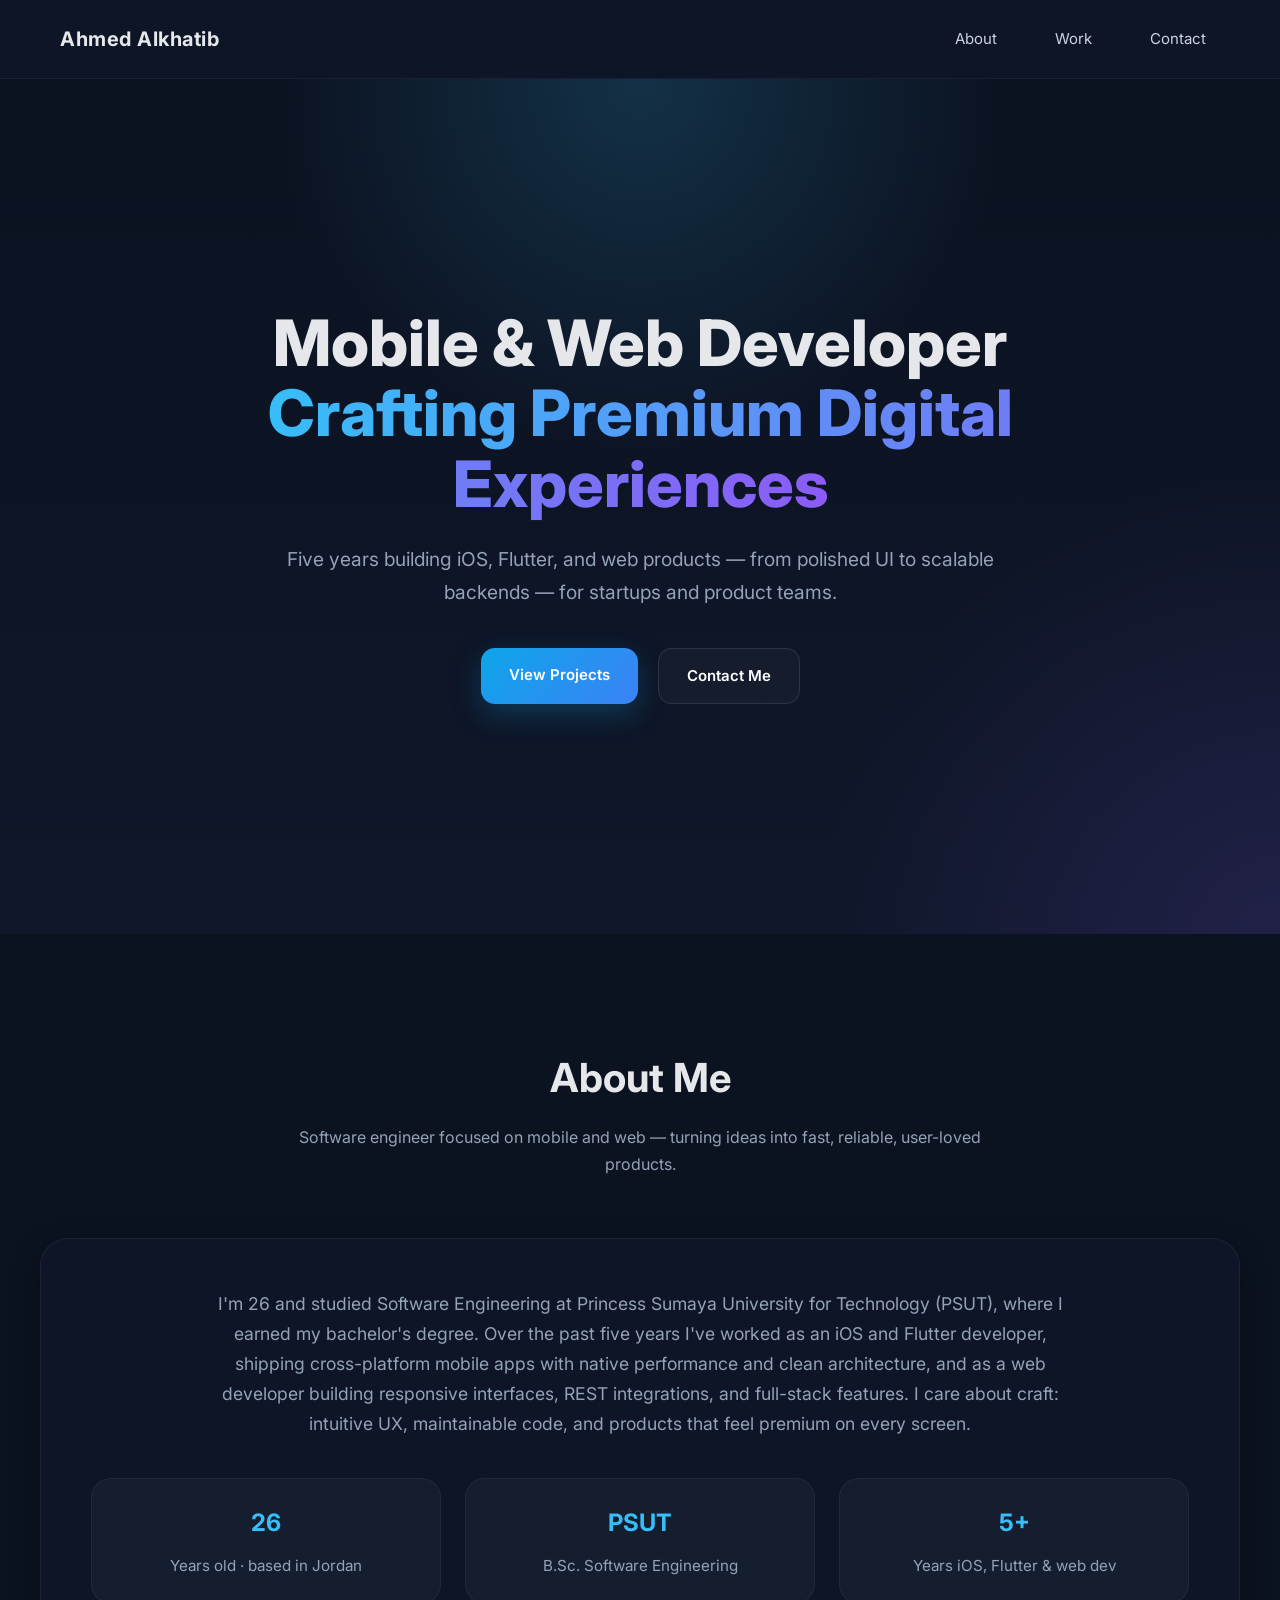
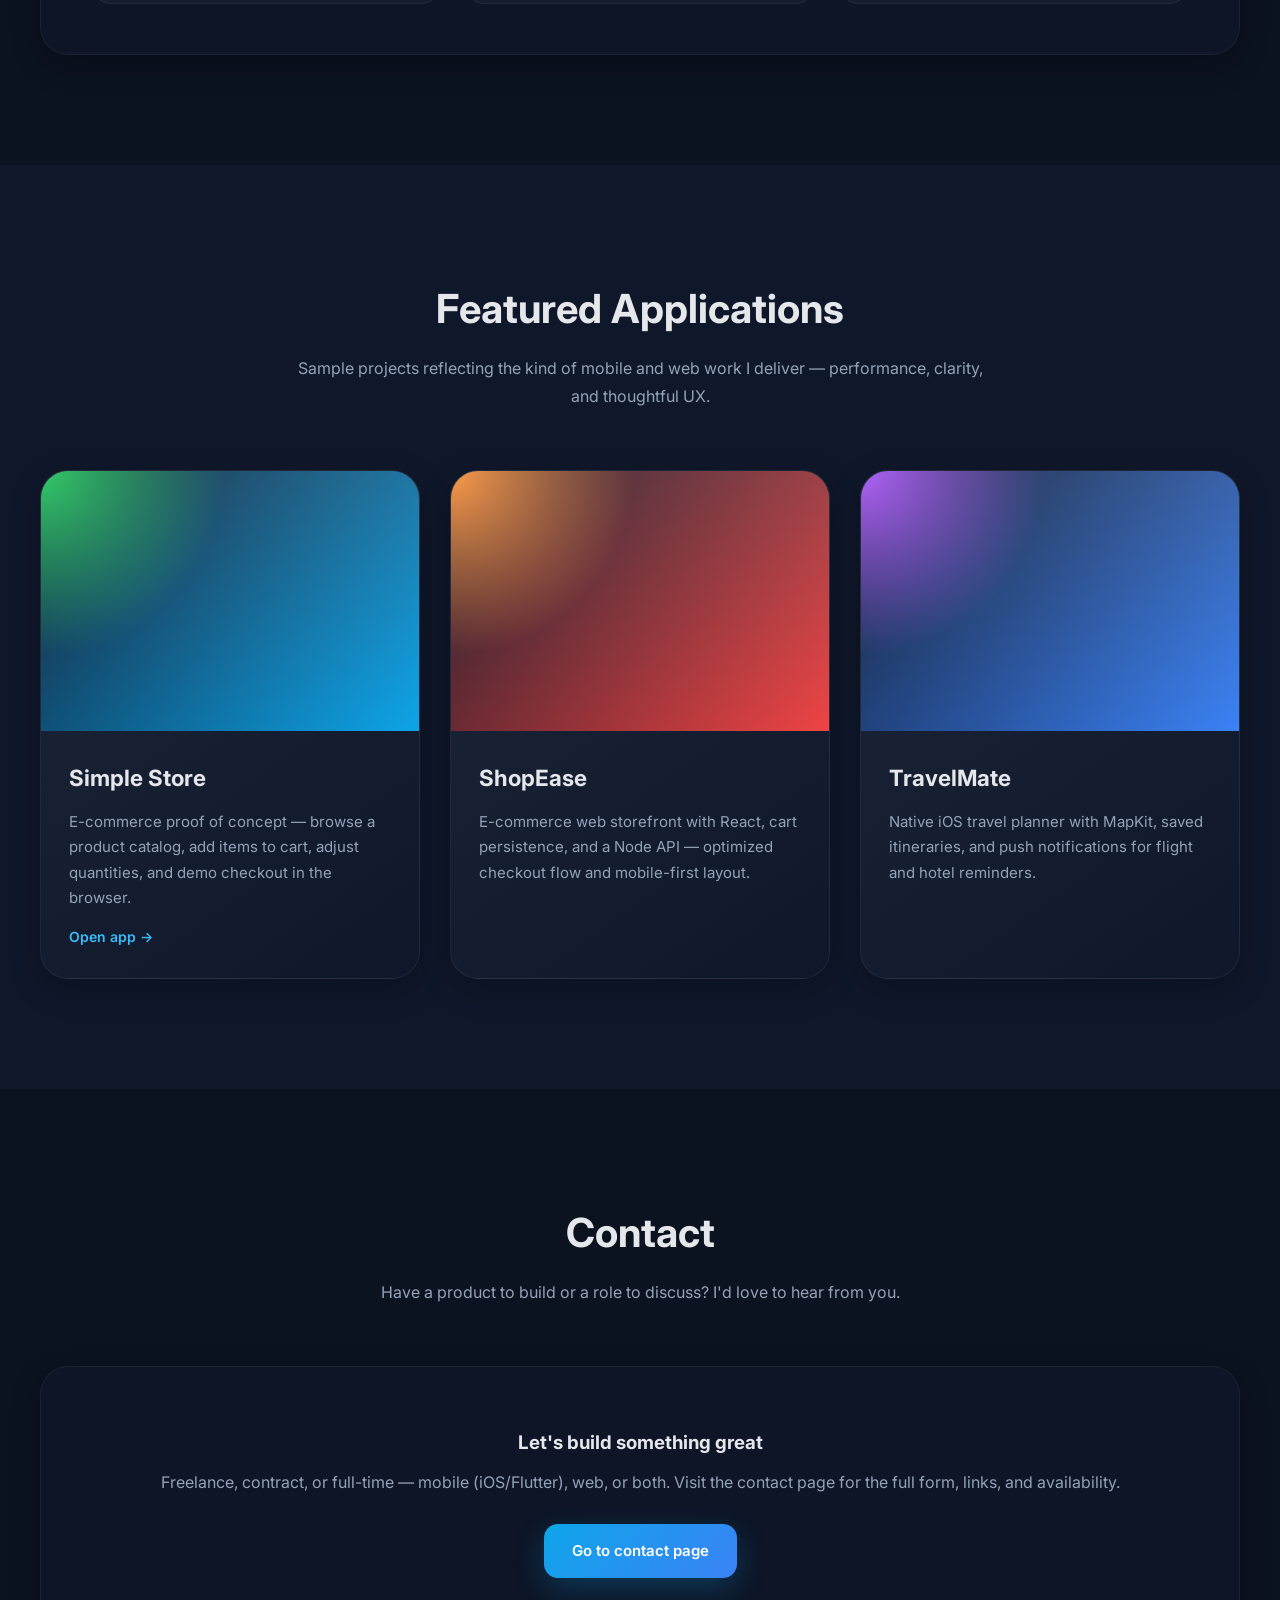
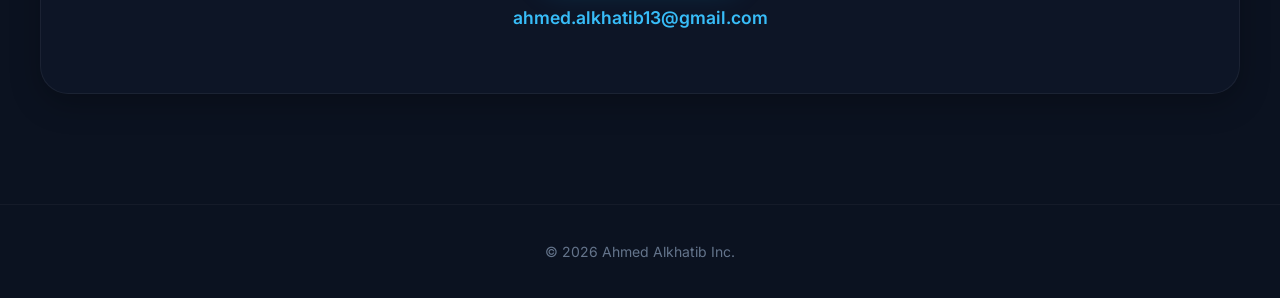
<file: index.html>
<!DOCTYPE html>
<html lang="en">
<head>
  <meta charset="UTF-8" />
  <meta name="viewport" content="width=device-width, initial-scale=1.0"/>
  <title>Ahmed Alkhatib Portfolio</title>

  <link rel="preconnect" href="https://fonts.googleapis.com">
  <link rel="preconnect" href="https://fonts.gstatic.com" crossorigin>
  <link href="https://fonts.googleapis.com/css2?family=Inter:wght@300;400;500;600;700;800&display=swap" rel="stylesheet">
  <link rel="stylesheet" href="style.css" />
</head>

<body>

  <header class="nav">
    <h2><a href="index.html">Ahmed Alkhatib</a></h2>
    <div class="nav-links">
      <a href="#about">About</a>
      <a href="#apps">Work</a>
      <a href="contact.html">Contact</a>
    </div>
  </header>

  <section class="hero">
    <div class="hero-content">
      <h1>
        Mobile & Web Developer
        <br>
        <span>Crafting Premium Digital Experiences</span>
      </h1>
      <p>
        Five years building iOS, Flutter, and web products — from polished UI
        to scalable backends — for startups and product teams.
      </p>
      <div class="hero-buttons">
        <a href="#apps" class="btn btn-primary">View Projects</a>
        <a href="contact.html" class="btn btn-secondary">Contact Me</a>
      </div>
    </div>
  </section>

  <section id="about" class="section">
    <div class="container">
      <div class="section-title">
        <h2>About Me</h2>
        <p>
          Software engineer focused on mobile and web — turning ideas into
          fast, reliable, user-loved products.
        </p>
      </div>

      <div class="glass-card about-box">
        <p>
          I'm 26 and studied Software Engineering at Princess Sumaya University
          for Technology (PSUT), where I earned my bachelor's degree. Over the
          past five years I've worked as an iOS and Flutter developer, shipping
          cross-platform mobile apps with native performance and clean architecture,
          and as a web developer building responsive interfaces, REST integrations,
          and full-stack features. I care about craft: intuitive UX, maintainable
          code, and products that feel premium on every screen.
        </p>

        <div class="about-highlights">
          <div class="highlight-item">
            <strong>26</strong>
            <span>Years old · based in Jordan</span>
          </div>
          <div class="highlight-item">
            <strong>PSUT</strong>
            <span>B.Sc. Software Engineering</span>
          </div>
          <div class="highlight-item">
            <strong>5+</strong>
            <span>Years iOS, Flutter & web dev</span>
          </div>
        </div>
      </div>
    </div>
  </section>

  <section id="apps" class="section dark">
    <div class="container">
      <div class="section-title">
        <h2>Featured Applications</h2>
        <p>
          Sample projects reflecting the kind of mobile and web work I deliver —
          performance, clarity, and thoughtful UX.
        </p>
      </div>

      <div class="apps-grid">

        <a href="apps/simple-store/index.html" class="app-card app-card-link">
          <div class="screen mock1"></div>
          <div class="card-content">
            <h3>Simple Store</h3>
            <p>
              E-commerce proof of concept — browse a product catalog, add items
              to cart, adjust quantities, and demo checkout in the browser.
            </p>
            <span class="card-cta">Open app →</span>
          </div>
        </a>

        <div class="app-card">
          <div class="screen mock2"></div>
          <div class="card-content">
            <h3>ShopEase</h3>
            <p>
              E-commerce web storefront with React, cart persistence, and a
              Node API — optimized checkout flow and mobile-first layout.
            </p>
          </div>
        </div>

        <div class="app-card">
          <div class="screen mock3"></div>
          <div class="card-content">
            <h3>TravelMate</h3>
            <p>
              Native iOS travel planner with MapKit, saved itineraries, and
              push notifications for flight and hotel reminders.
            </p>
          </div>
        </div>

      </div>
    </div>
  </section>

  <section id="contact" class="section">
    <div class="container">
      <div class="section-title">
        <h2>Contact</h2>
        <p>
          Have a product to build or a role to discuss? I'd love to hear from you.
        </p>
      </div>

      <div class="glass-card contact-box">
        <h3>Let's build something great</h3>
        <p>
          Freelance, contract, or full-time — mobile (iOS/Flutter), web, or both.
          Visit the contact page for the full form, links, and availability.
        </p>
        <a href="contact.html" class="btn btn-primary" style="margin-top: 28px;">Go to contact page</a>
        <br>
        <a href="mailto:ahmed.alkhatib13@gmail.com" class="contact-email">
          ahmed.alkhatib13@gmail.com
        </a>
      </div>
    </div>
  </section>

  <footer>
    © 2026 Ahmed Alkhatib Inc.
  </footer>

  <script src="nav.js"></script>
</body>
</html>
</file>
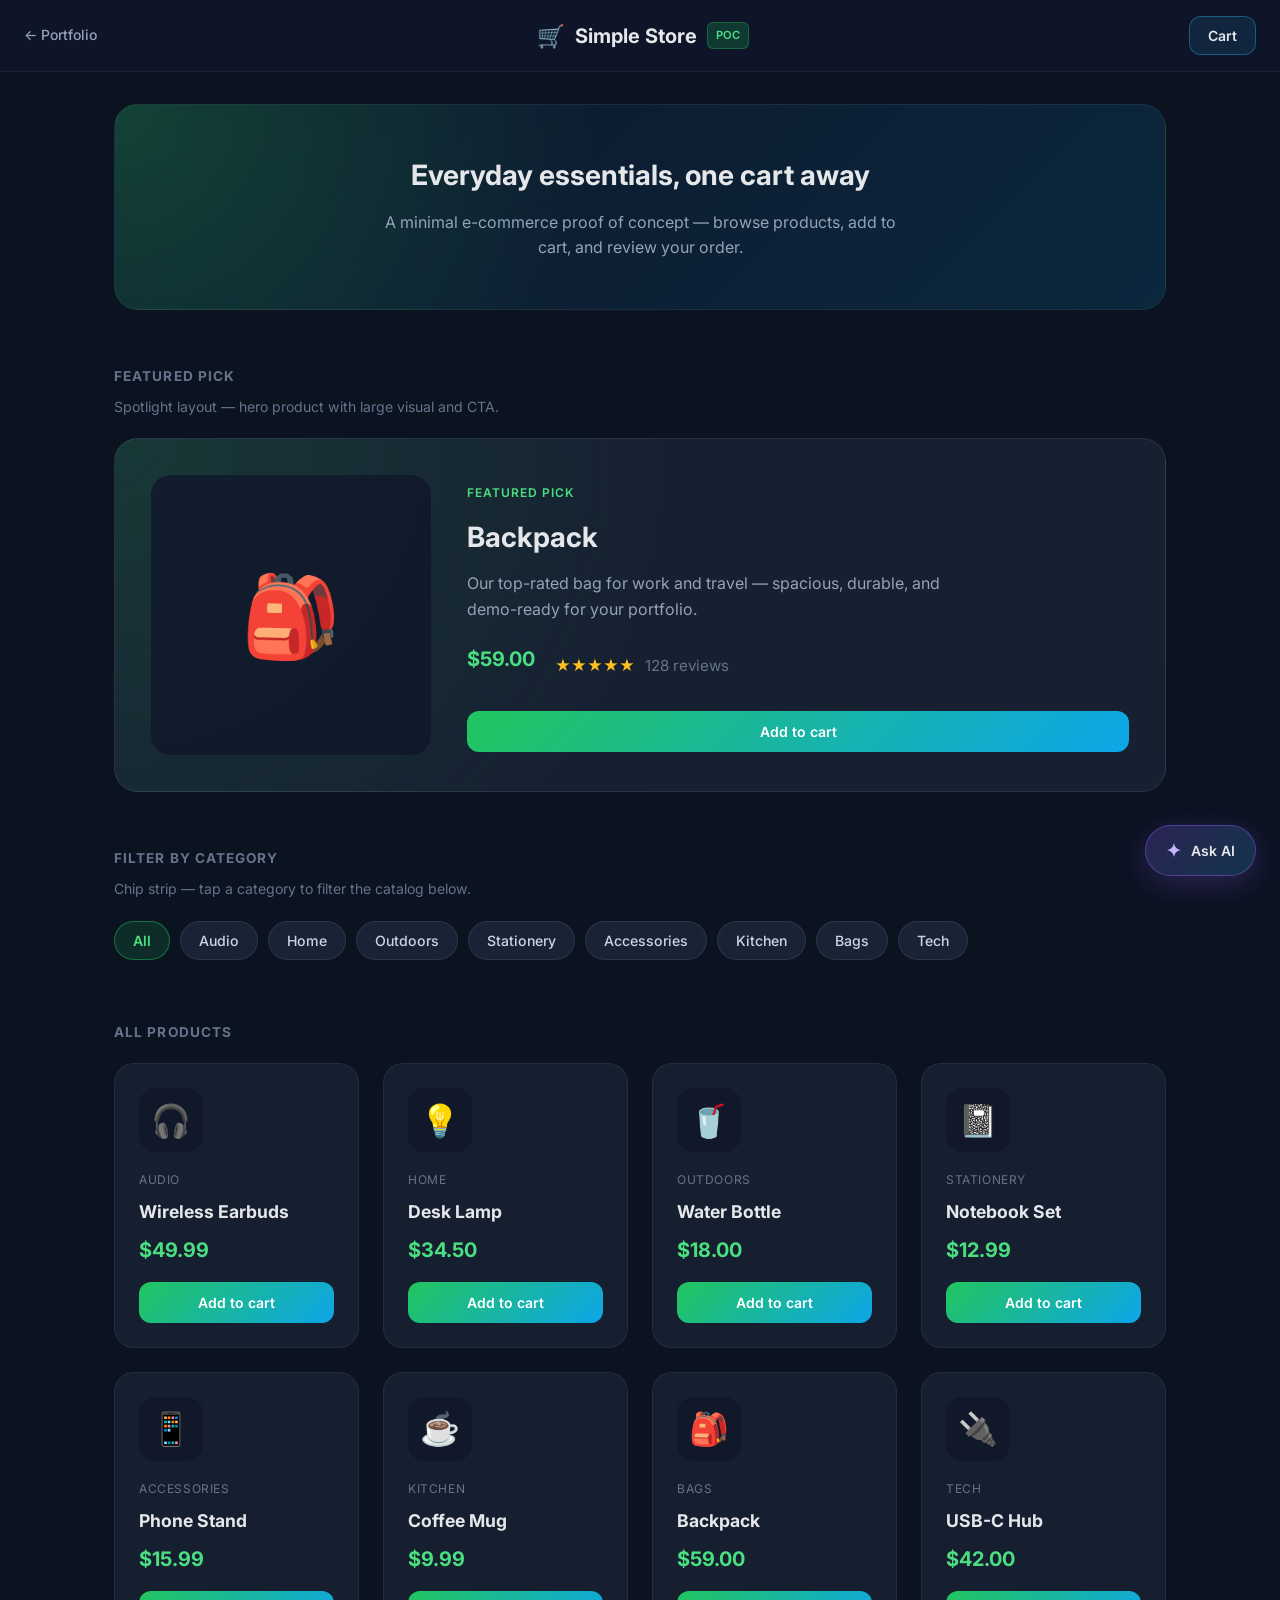
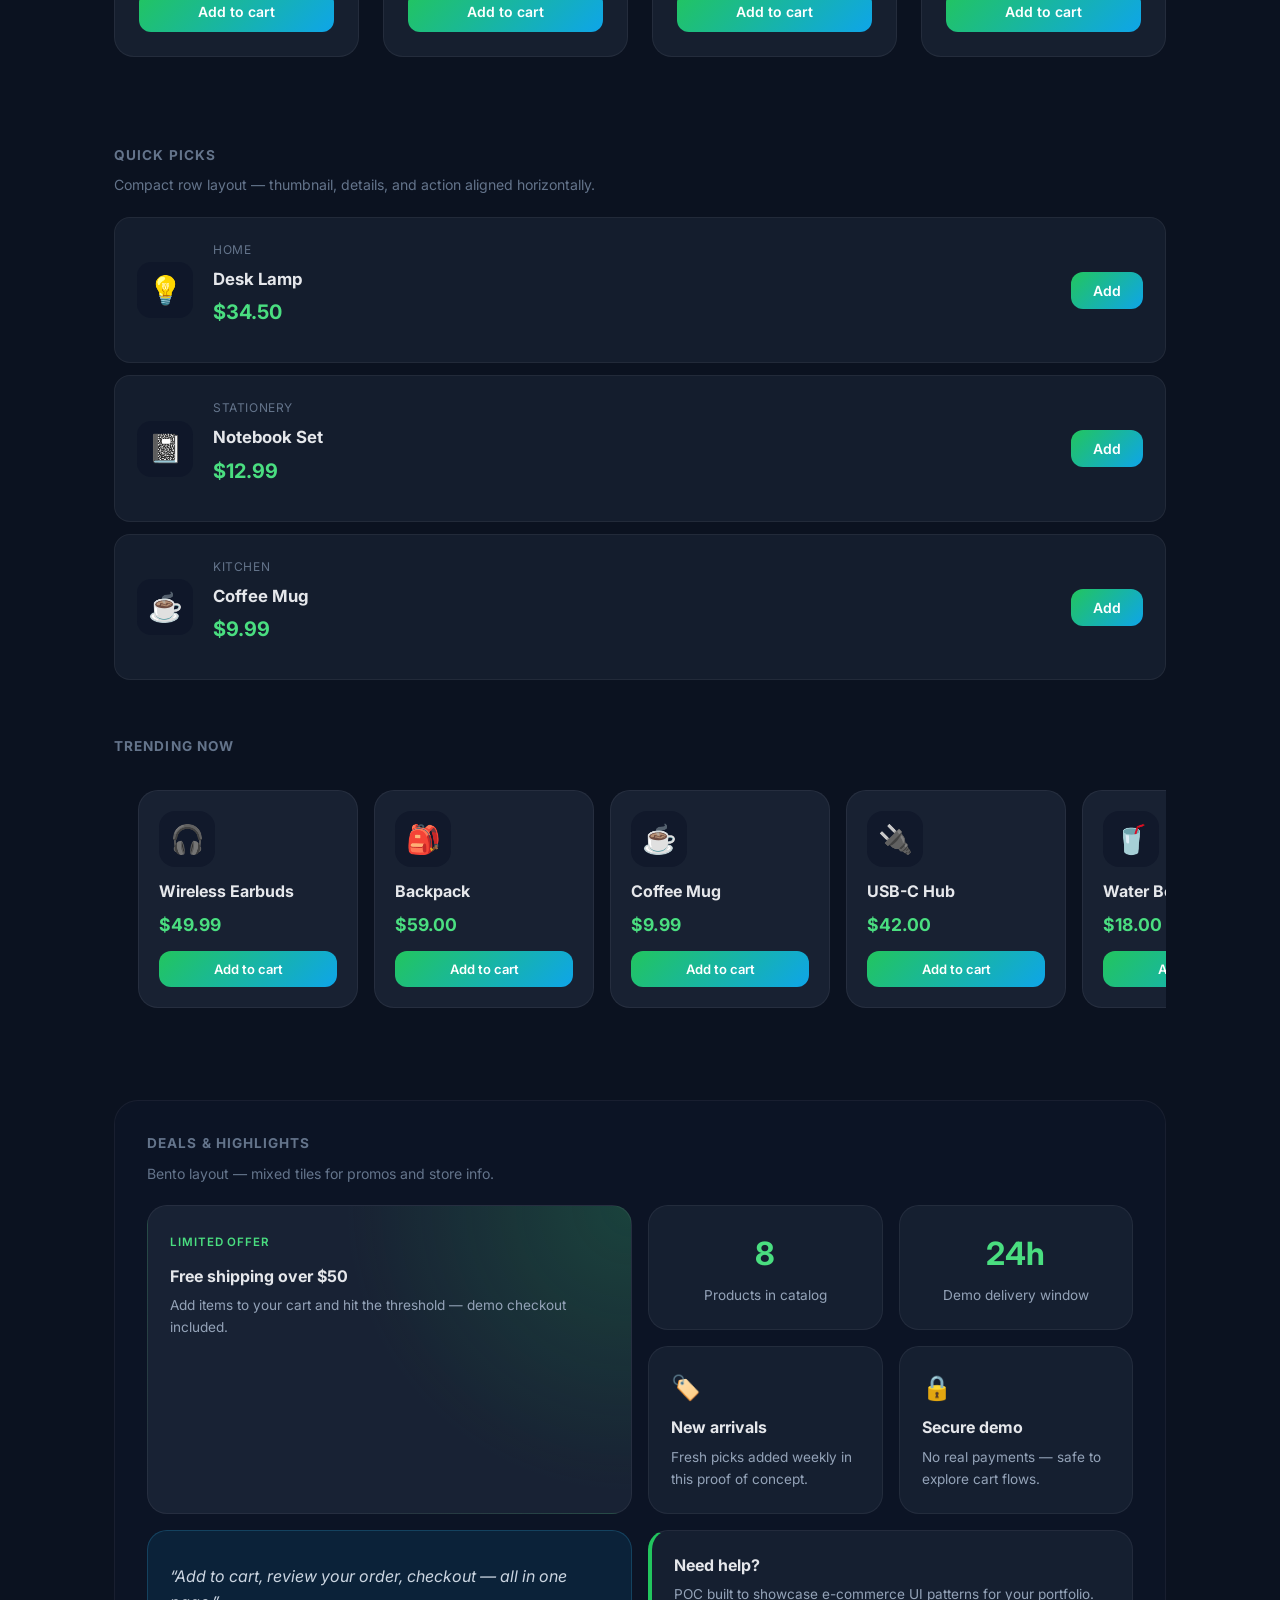
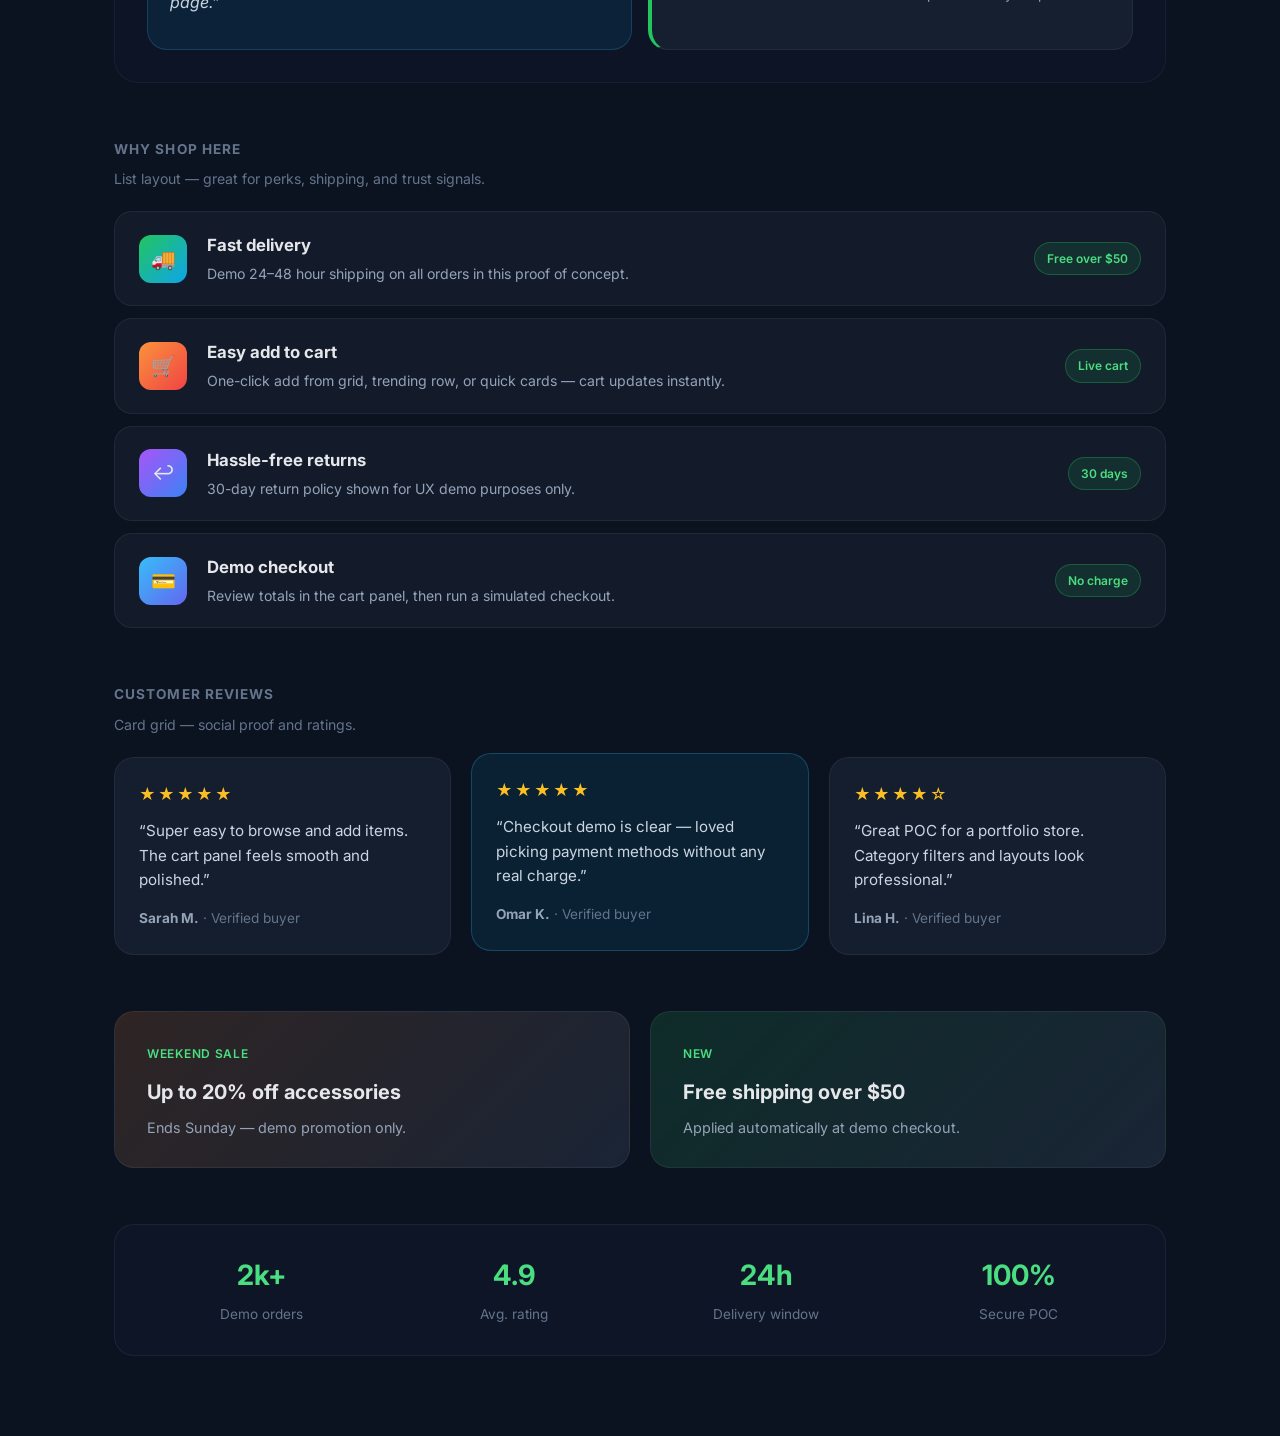
<file: apps/simple-store/index.html>
<!DOCTYPE html>
<html lang="en">
<head>
  <meta charset="UTF-8" />
  <meta name="viewport" content="width=device-width, initial-scale=1.0" />
  <title>Simple Store — Proof of Concept</title>
  <link rel="preconnect" href="https://fonts.googleapis.com" />
  <link rel="preconnect" href="https://fonts.gstatic.com" crossorigin />
  <link href="https://fonts.googleapis.com/css2?family=Inter:wght@400;500;600;700;800&display=swap" rel="stylesheet" />
  <link rel="stylesheet" href="style.css" />
  <link rel="stylesheet" href="assistant.css" />
</head>
<body>

  <header class="store-header">
    <a href="../../index.html" class="back-link">← Portfolio</a>
    <div class="brand">
      <span class="brand-icon">🛒</span>
      <h1>Simple Store</h1>
      <span class="badge">POC</span>
    </div>
    <button type="button" class="cart-toggle" id="cartToggle" aria-label="Open cart">
      <span>Cart</span>
      <span class="cart-count" id="cartCount">0</span>
    </button>
  </header>

  <main class="store-main">
    <section class="hero-banner">
      <h2>Everyday essentials, one cart away</h2>
      <p>A minimal e-commerce proof of concept — browse products, add to cart, and review your order.</p>
    </section>

    <section class="store-block">
      <div class="block-header">
        <h3 class="section-label">Featured pick</h3>
        <p class="section-desc">Spotlight layout — hero product with large visual and CTA.</p>
      </div>
      <article class="spotlight-card" id="spotlightProduct"></article>
    </section>

    <section class="store-block">
      <div class="block-header">
        <h3 class="section-label">Filter by category</h3>
        <p class="section-desc">Chip strip — tap a category to filter the catalog below.</p>
      </div>
      <div class="chip-scroll-wrap">
        <div class="chip-track" id="chipTrack"></div>
      </div>
    </section>

    <section class="products-section" id="catalog">
      <h3 class="section-label">All products</h3>
      <div class="products-grid" id="productsGrid"></div>
      <p class="filter-empty" id="filterEmpty" hidden>No products in this category.</p>
    </section>

    <section class="store-block">
      <div class="block-header">
        <h3 class="section-label">Quick picks</h3>
        <p class="section-desc">Compact row layout — thumbnail, details, and action aligned horizontally.</p>
      </div>
      <div class="compact-rows" id="compactRows"></div>
    </section>

    <section class="store-block store-block-scroll">
      <div class="block-header">
        <h3 class="section-label">Trending now</h3>
      </div>
      <div class="h-scroll-wrap">
        <div class="h-scroll-track" id="trendingTrack" tabindex="0" aria-label="Trending products"></div>
      </div>
    </section>

    <section class="store-block store-block-alt">
      <div class="block-header">
        <h3 class="section-label">Deals & highlights</h3>
        <p class="section-desc">Bento layout — mixed tiles for promos and store info.</p>
      </div>
      <div class="bento-grid">
        <div class="bento-tile bento-wide bento-promo">
          <span class="bento-label">Limited offer</span>
          <h3>Free shipping over $50</h3>
          <p>Add items to your cart and hit the threshold — demo checkout included.</p>
        </div>
        <div class="bento-tile bento-stat">
          <strong>8</strong>
          <span>Products in catalog</span>
        </div>
        <div class="bento-tile bento-stat">
          <strong>24h</strong>
          <span>Demo delivery window</span>
        </div>
        <div class="bento-tile">
          <span class="bento-emoji">🏷️</span>
          <h3>New arrivals</h3>
          <p>Fresh picks added weekly in this proof of concept.</p>
        </div>
        <div class="bento-tile">
          <span class="bento-emoji">🔒</span>
          <h3>Secure demo</h3>
          <p>No real payments — safe to explore cart flows.</p>
        </div>
        <div class="bento-tile bento-quote">
          <blockquote>“Add to cart, review your order, checkout — all in one page.”</blockquote>
        </div>
        <div class="bento-tile bento-accent-bar">
          <h3>Need help?</h3>
          <p>POC built to showcase e-commerce UI patterns for your portfolio.</p>
        </div>
      </div>
    </section>

    <section class="store-block">
      <div class="block-header">
        <h3 class="section-label">Why shop here</h3>
        <p class="section-desc">List layout — great for perks, shipping, and trust signals.</p>
      </div>
      <ul class="list-showcase">
        <li class="list-row">
          <div class="list-row-icon list-accent-1">🚚</div>
          <div class="list-row-body">
            <h3>Fast delivery</h3>
            <p>Demo 24–48 hour shipping on all orders in this proof of concept.</p>
          </div>
          <span class="list-row-badge">Free over $50</span>
        </li>
        <li class="list-row">
          <div class="list-row-icon list-accent-2">🛒</div>
          <div class="list-row-body">
            <h3>Easy add to cart</h3>
            <p>One-click add from grid, trending row, or quick cards — cart updates instantly.</p>
          </div>
          <span class="list-row-badge">Live cart</span>
        </li>
        <li class="list-row">
          <div class="list-row-icon list-accent-3">↩️</div>
          <div class="list-row-body">
            <h3>Hassle-free returns</h3>
            <p>30-day return policy shown for UX demo purposes only.</p>
          </div>
          <span class="list-row-badge">30 days</span>
        </li>
        <li class="list-row">
          <div class="list-row-icon list-accent-4">💳</div>
          <div class="list-row-body">
            <h3>Demo checkout</h3>
            <p>Review totals in the cart panel, then run a simulated checkout.</p>
          </div>
          <span class="list-row-badge">No charge</span>
        </li>
      </ul>
    </section>

    <section class="store-block">
      <div class="block-header">
        <h3 class="section-label">Customer reviews</h3>
        <p class="section-desc">Card grid — social proof and ratings.</p>
      </div>
      <div class="reviews-grid">
        <article class="review-card">
          <div class="review-stars">★★★★★</div>
          <p>“Super easy to browse and add items. The cart panel feels smooth and polished.”</p>
          <footer><strong>Sarah M.</strong> · Verified buyer</footer>
        </article>
        <article class="review-card review-card-accent">
          <div class="review-stars">★★★★★</div>
          <p>“Checkout demo is clear — loved picking payment methods without any real charge.”</p>
          <footer><strong>Omar K.</strong> · Verified buyer</footer>
        </article>
        <article class="review-card">
          <div class="review-stars">★★★★☆</div>
          <p>“Great POC for a portfolio store. Category filters and layouts look professional.”</p>
          <footer><strong>Lina H.</strong> · Verified buyer</footer>
        </article>
      </div>
    </section>

    <section class="promo-stack">
      <article class="promo-banner promo-banner-1">
        <span>Weekend sale</span>
        <h3>Up to 20% off accessories</h3>
        <p>Ends Sunday — demo promotion only.</p>
      </article>
      <article class="promo-banner promo-banner-2">
        <span>New</span>
        <h3>Free shipping over $50</h3>
        <p>Applied automatically at demo checkout.</p>
      </article>
    </section>

    <section class="stats-bar">
      <div class="stat-item"><strong>2k+</strong><span>Demo orders</span></div>
      <div class="stat-item"><strong>4.9</strong><span>Avg. rating</span></div>
      <div class="stat-item"><strong>24h</strong><span>Delivery window</span></div>
      <div class="stat-item"><strong>100%</strong><span>Secure POC</span></div>
    </section>
  </main>

  <aside class="cart-panel" id="cartPanel" aria-hidden="true">
    <div class="cart-panel-inner">
      <div class="cart-panel-header">
        <h2>Your cart</h2>
        <button type="button" class="close-cart" id="closeCart" aria-label="Close cart">×</button>
      </div>
      <ul class="cart-items" id="cartItems"></ul>
      <p class="cart-empty" id="cartEmpty">Your cart is empty. Add something to get started.</p>
      <div class="cart-footer" id="cartFooter" hidden>
        <div class="cart-total">
          <span>Total</span>
          <strong id="cartTotal">$0.00</strong>
        </div>
        <button type="button" class="btn-checkout" id="checkoutBtn">Checkout (demo)</button>
        <button type="button" class="btn-clear" id="clearCartBtn">Clear cart</button>
      </div>
    </div>
  </aside>
  <div class="cart-overlay" id="cartOverlay" hidden></div>

  <button type="button" class="assistant-fab" id="assistantToggle" aria-label="Open shopping assistant">
    <span class="assistant-fab-icon">✦</span>
    <span>Ask AI</span>
  </button>

  <aside class="assistant-panel" id="assistantPanel" aria-hidden="true" hidden>
    <div class="assistant-panel-inner">
      <header class="assistant-header">
        <div>
          <h2>Shopping assistant</h2>
          <p>Powered by AI · knows products & your cart</p>
        </div>
        <div class="assistant-header-actions">
          <button type="button" class="assistant-icon-btn" id="assistantClose" aria-label="Close assistant">×</button>
        </div>
      </header>

      <div class="assistant-chips" id="assistantChips">
        <button type="button" class="assistant-chip" data-prompt="What's in my cart?">My cart</button>
        <button type="button" class="assistant-chip" data-prompt="Show items under $20">Under $20</button>
        <button type="button" class="assistant-chip" data-prompt="Office desk setup ideas">Office setup</button>
        <button type="button" class="assistant-chip" data-prompt="Travel essentials">Travel</button>
      </div>

      <div class="assistant-messages" id="assistantMessages" role="log" aria-live="polite"></div>

      <form class="assistant-form" id="assistantForm">
        <input type="text" id="assistantInput" placeholder="Ask about products, budget, cart…" autocomplete="off" maxlength="300" />
        <button type="submit" class="assistant-send" aria-label="Send message">↑</button>
      </form>
    </div>
  </aside>

  <script src="store-shared.js"></script>
  <script src="app.js"></script>
  <script src="https://js.puter.com/v2/"></script>
  <script src="assistant.js"></script>
</body>
</html>
</file>
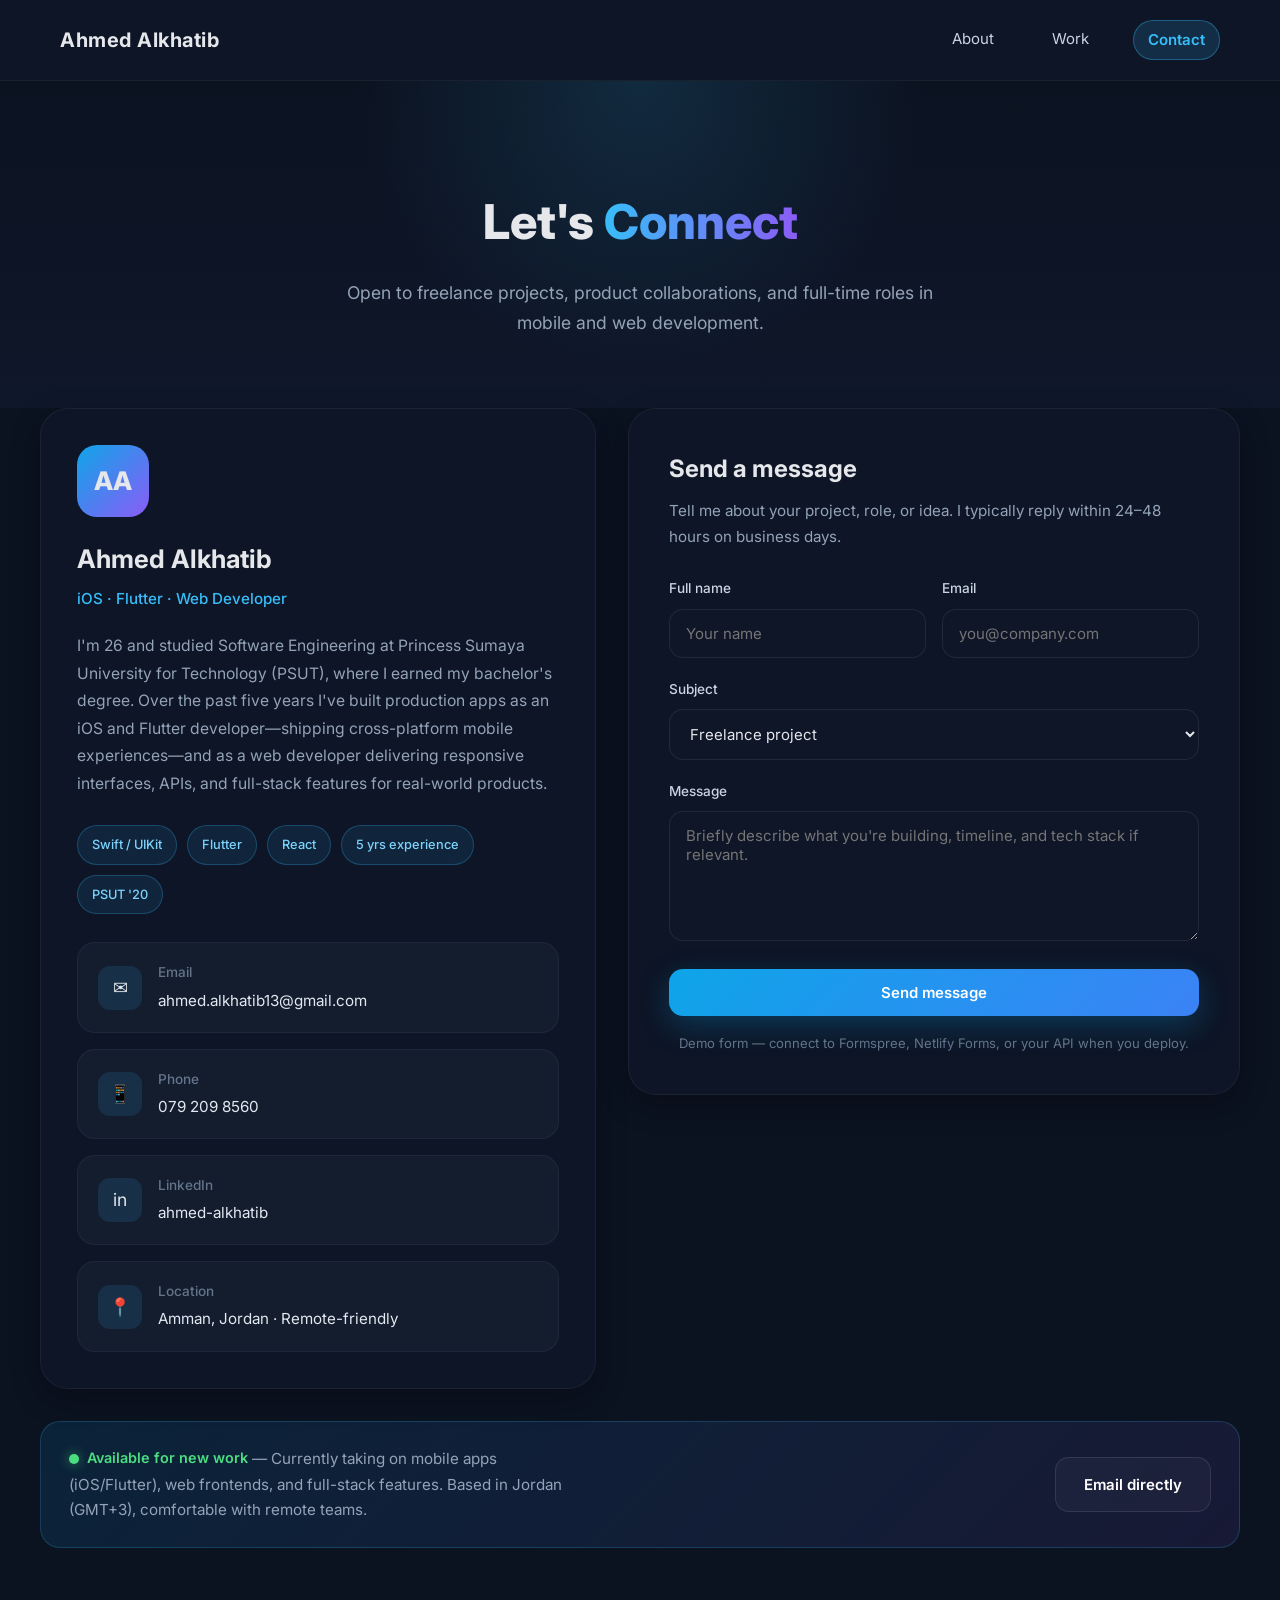
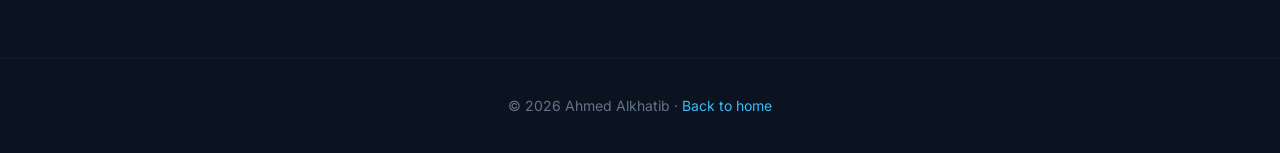
<file: contact.html>
<!DOCTYPE html>
<html lang="en">
<head>
  <meta charset="UTF-8" />
  <meta name="viewport" content="width=device-width, initial-scale=1.0" />
  <title>Contact — Ahmed Alkhatib</title>

  <link rel="preconnect" href="https://fonts.googleapis.com" />
  <link rel="preconnect" href="https://fonts.gstatic.com" crossorigin />
  <link href="https://fonts.googleapis.com/css2?family=Inter:wght@300;400;500;600;700;800&display=swap" rel="stylesheet" />
  <link rel="stylesheet" href="style.css" />
</head>
<body>

  <header class="nav">
    <h2><a href="index.html">Ahmed Alkhatib</a></h2>
    <div class="nav-links">
      <a href="index.html#about">About</a>
      <a href="index.html#apps">Work</a>
      <a href="contact.html" class="active">Contact</a>
    </div>
  </header>

  <section class="page-hero">
    <h1>Let's <span>Connect</span></h1>
    <p>
      Open to freelance projects, product collaborations, and full-time roles
      in mobile and web development.
    </p>
  </section>

  <section class="section" style="padding-top: 0;">
    <div class="container">

      <div class="contact-layout">

        <aside class="glass-card profile-card">
          <div class="avatar">AA</div>
          <h2>Ahmed Alkhatib</h2>
          <p class="role">iOS · Flutter · Web Developer</p>

          <p class="bio">
            I'm 26 and studied Software Engineering at Princess Sumaya University
            for Technology (PSUT), where I earned my bachelor's degree. Over the
            past five years I've built production apps as an iOS and Flutter
            developer—shipping cross-platform mobile experiences—and as a web
            developer delivering responsive interfaces, APIs, and full-stack
            features for real-world products.
          </p>

          <div class="profile-tags">
            <span class="tag">Swift / UIKit</span>
            <span class="tag">Flutter</span>
            <span class="tag">React</span>
            <span class="tag">5 yrs experience</span>
            <span class="tag">PSUT '20</span>
          </div>

          <div class="contact-methods">
            <a href="mailto:ahmed.alkhatib13@gmail.com" class="contact-method">
              <div class="method-icon">✉</div>
              <div class="method-info">
                <strong>Email</strong>
                <span>ahmed.alkhatib13@gmail.com</span>
              </div>
            </a>

            <a href="tel:+962792098560" class="contact-method">
              <div class="method-icon">📱</div>
              <div class="method-info">
                <strong>Phone</strong>
                <span>079 209 8560</span>
              </div>
            </a>

            <a href="https://www.linkedin.com/in/ahmed-alkhatib-b8584227a/" class="contact-method" target="_blank" rel="noopener noreferrer">
              <div class="method-icon">in</div>
              <div class="method-info">
                <strong>LinkedIn</strong>
                <span>ahmed-alkhatib</span>
              </div>
            </a>

            <div class="contact-method" style="cursor: default;">
              <div class="method-icon">📍</div>
              <div class="method-info">
                <strong>Location</strong>
                <span>Amman, Jordan · Remote-friendly</span>
              </div>
            </div>
          </div>
        </aside>

        <div class="glass-card contact-form-card">
          <h3>Send a message</h3>
          <p>
            Tell me about your project, role, or idea. I typically reply within
            24–48 hours on business days.
          </p>

          <form action="#" method="post" onsubmit="event.preventDefault(); alert('Thanks! This is a demo form — wire it to your backend or Formspree when ready.');">
            <div class="form-row">
              <div class="form-group">
                <label for="name">Full name</label>
                <input type="text" id="name" name="name" placeholder="Your name" required />
              </div>
              <div class="form-group">
                <label for="email">Email</label>
                <input type="email" id="email" name="email" placeholder="you@company.com" required />
              </div>
            </div>

            <div class="form-group">
              <label for="subject">Subject</label>
              <select id="subject" name="subject">
                <option value="freelance">Freelance project</option>
                <option value="fulltime">Full-time opportunity</option>
                <option value="collab">Collaboration</option>
                <option value="other">Something else</option>
              </select>
            </div>

            <div class="form-group">
              <label for="message">Message</label>
              <textarea id="message" name="message" placeholder="Briefly describe what you're building, timeline, and tech stack if relevant." required></textarea>
            </div>

            <button type="submit" class="btn btn-primary" style="width: 100%;">Send message</button>
            <p class="form-note">Demo form — connect to Formspree, Netlify Forms, or your API when you deploy.</p>
          </form>
        </div>

      </div>

      <div class="availability-banner">
        <p>
          <span class="status-dot">Available for new work</span>
          — Currently taking on mobile apps (iOS/Flutter), web frontends, and
          full-stack features. Based in Jordan (GMT+3), comfortable with remote teams.
        </p>
        <a href="mailto:ahmed.alkhatib13@gmail.com" class="btn btn-secondary">Email directly</a>
      </div>

    </div>
  </section>

  <footer>
    © 2026 Ahmed Alkhatib · <a href="index.html" style="color: #38bdf8; text-decoration: none;">Back to home</a>
  </footer>

</body>
</html>
</file>
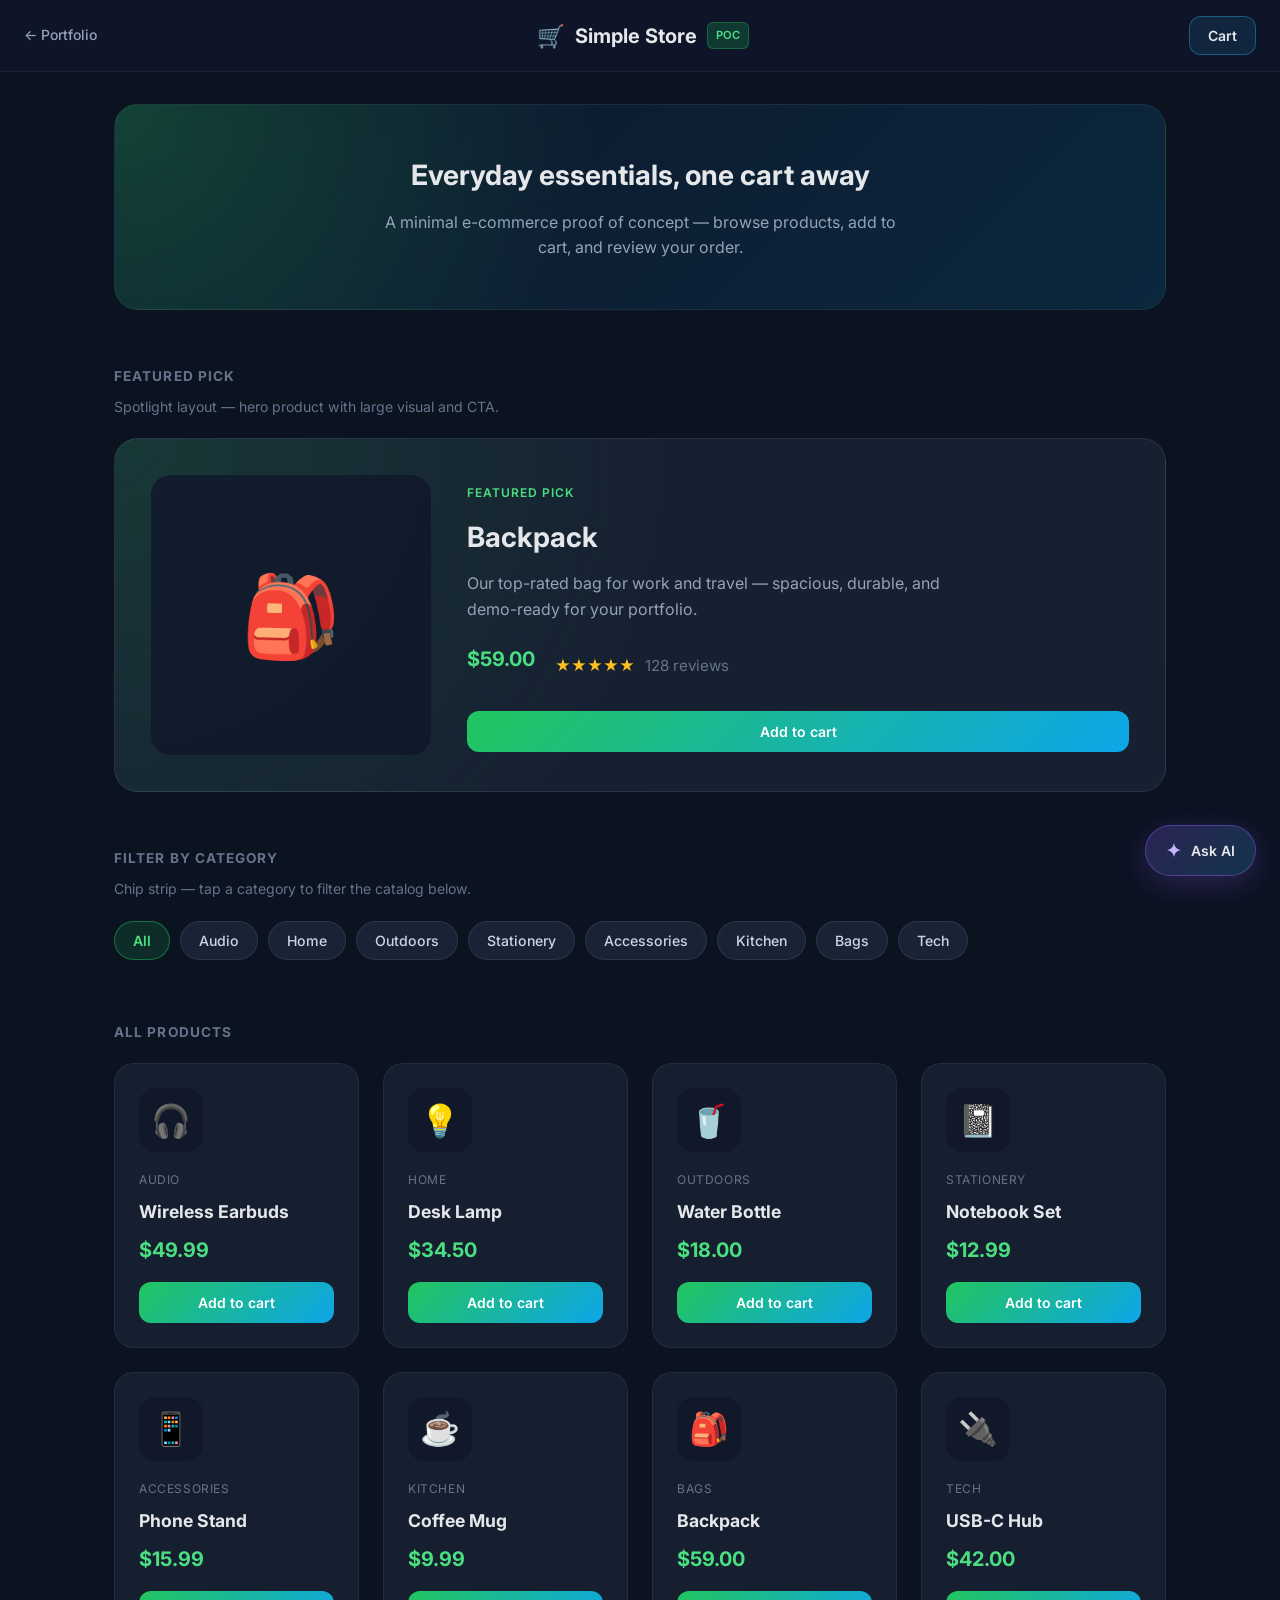
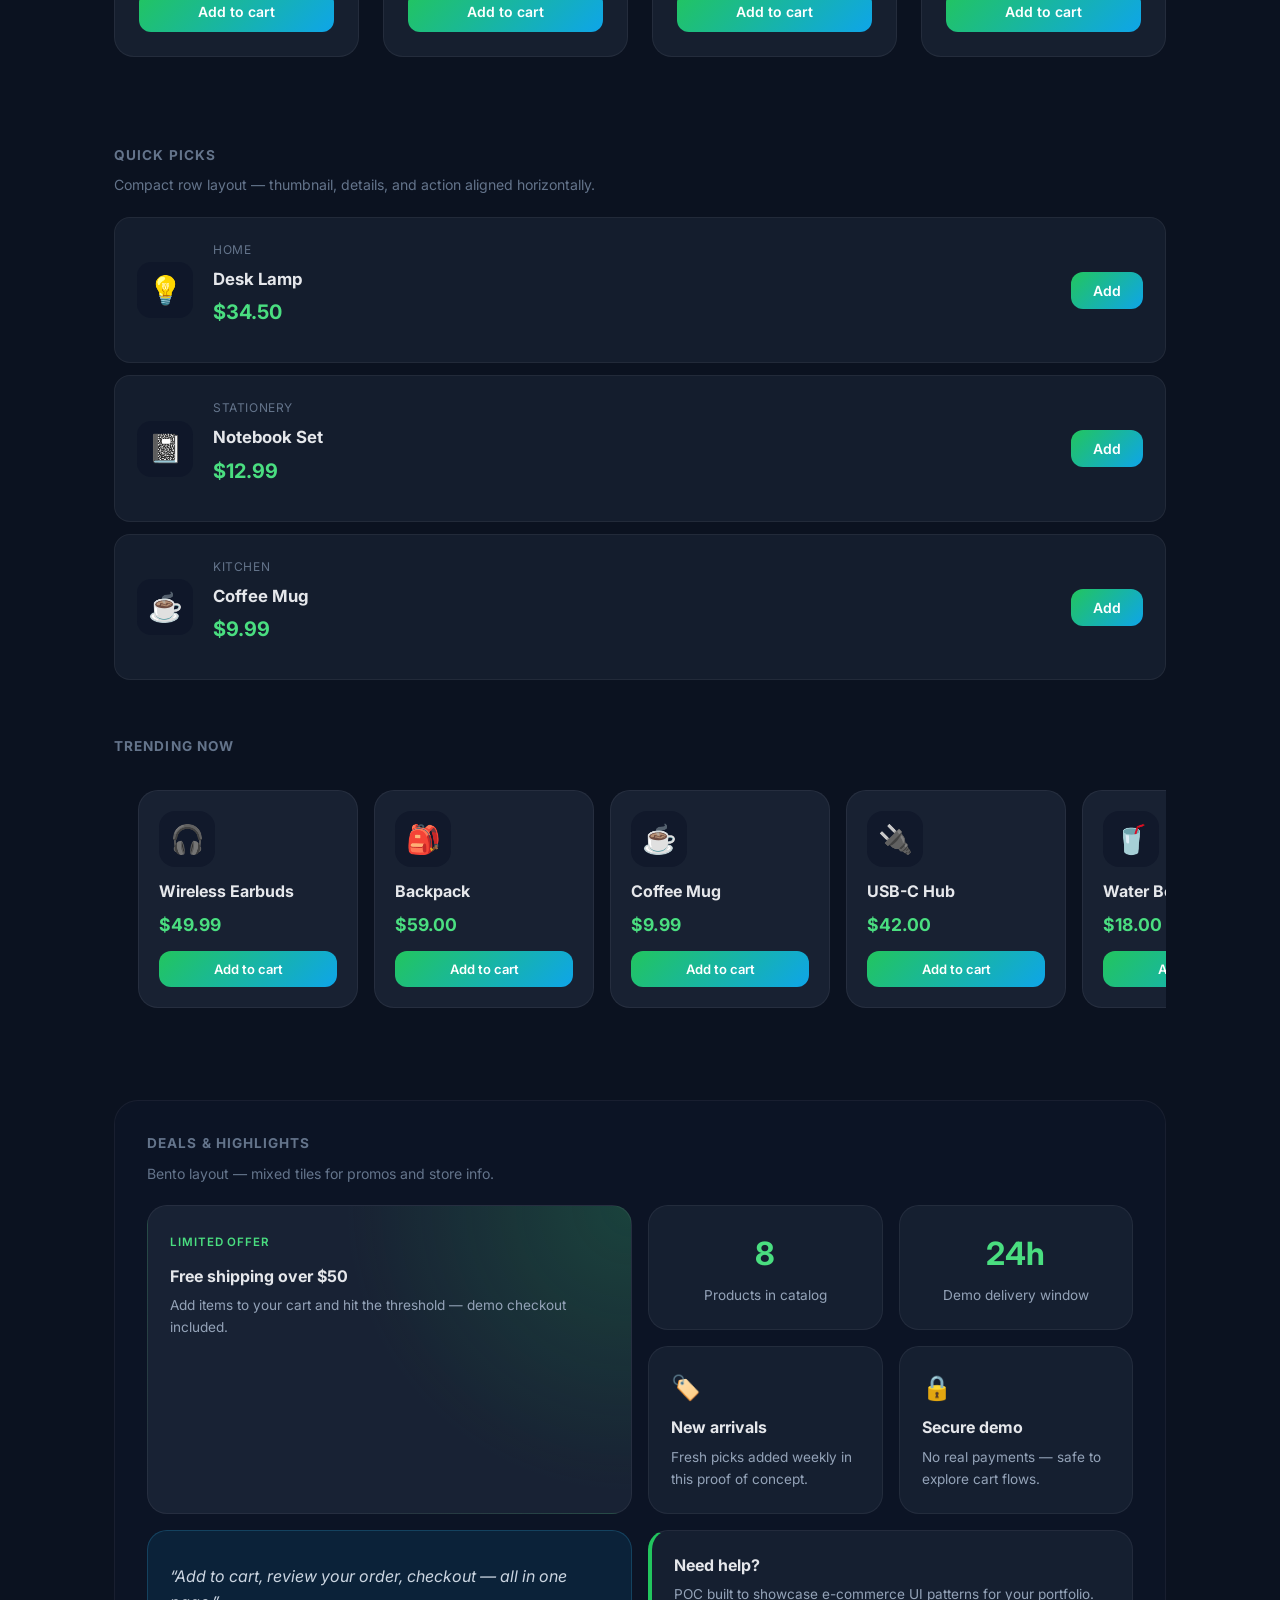
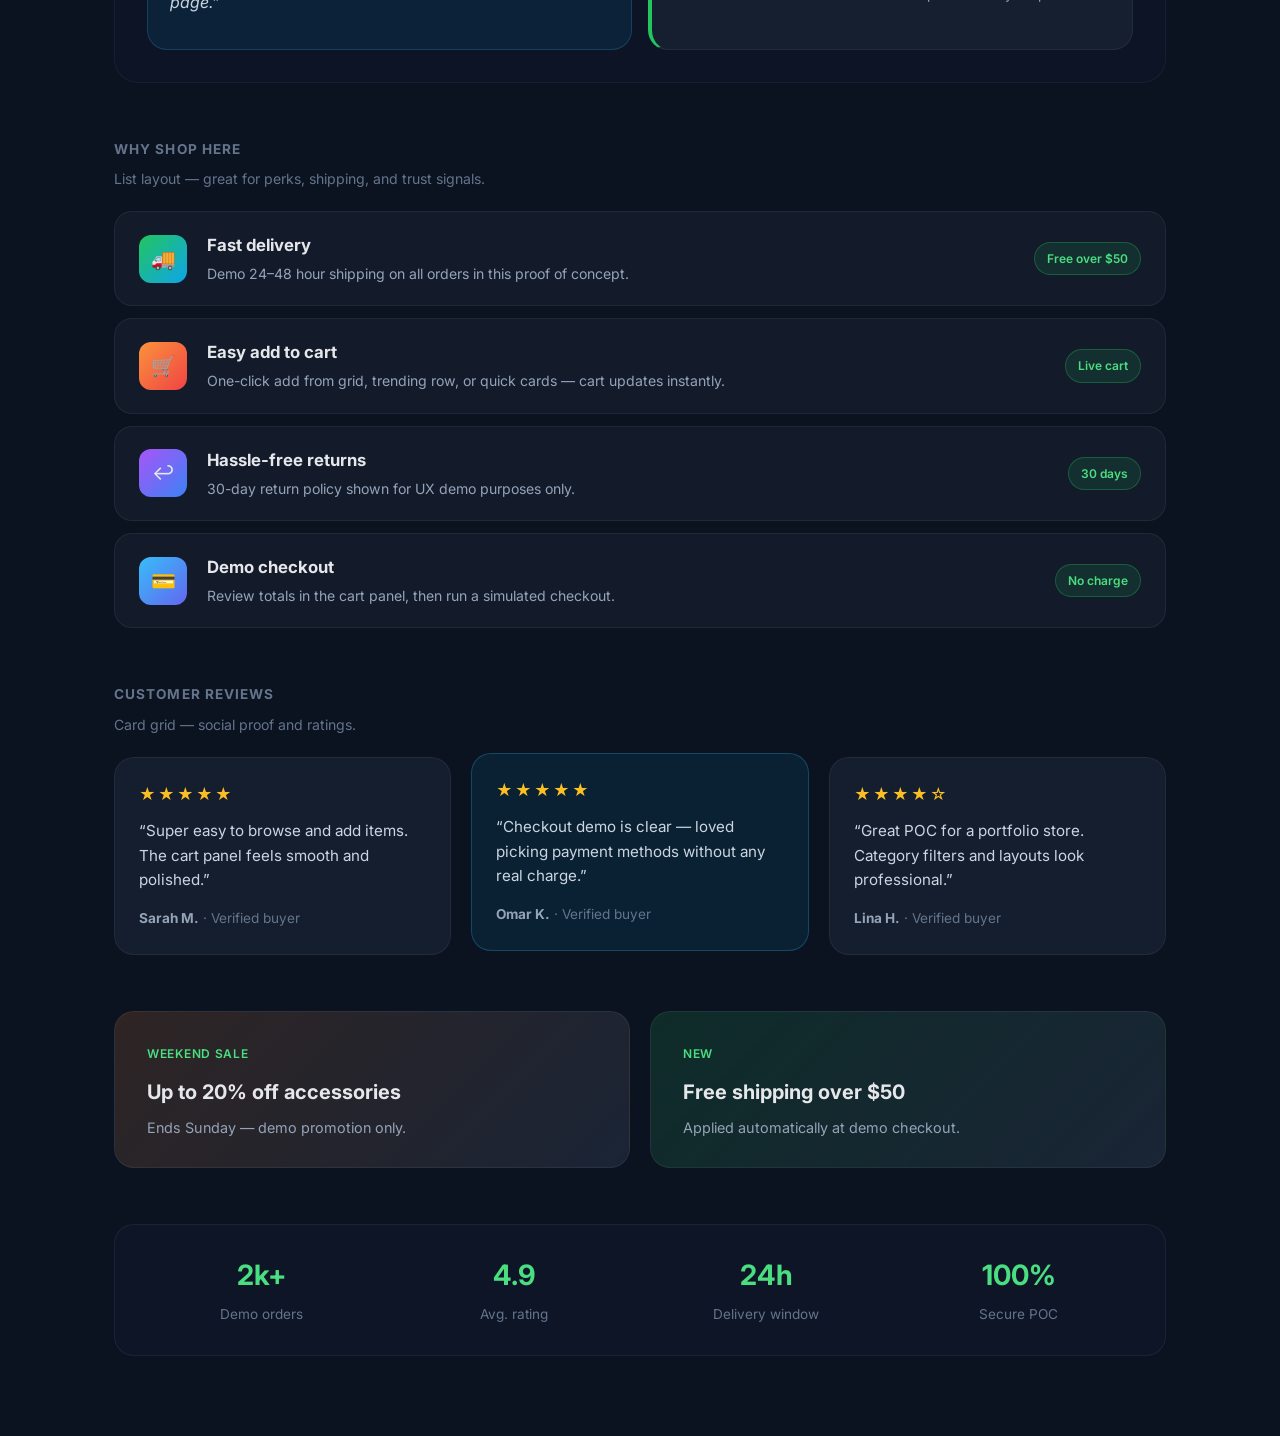
<file: apps/simple-store/checkout.html>
<!DOCTYPE html>
<html lang="en">
<head>
  <meta charset="UTF-8" />
  <meta name="viewport" content="width=device-width, initial-scale=1.0" />
  <title>Checkout — Simple Store</title>
  <link rel="preconnect" href="https://fonts.googleapis.com" />
  <link rel="preconnect" href="https://fonts.gstatic.com" crossorigin />
  <link href="https://fonts.googleapis.com/css2?family=Inter:wght@400;500;600;700;800&display=swap" rel="stylesheet" />
  <link rel="stylesheet" href="style.css" />
</head>
<body class="checkout-page">

  <header class="store-header">
    <a href="index.html" class="back-link">← Back to store</a>
    <div class="brand">
      <span class="brand-icon">🛒</span>
      <h1>Checkout</h1>
      <span class="badge">POC</span>
    </div>
    <span class="checkout-step" id="checkoutStep">Step 2 of 2</span>
  </header>

  <main class="checkout-main" id="checkoutMain">
    <div class="checkout-layout">
      <section class="checkout-panel">
        <h2 class="checkout-heading">Payment method</h2>
        <p class="checkout-sub">Select a demo payment option — no real charges.</p>

        <form class="payment-form" id="paymentForm">
          <label class="pay-option">
            <input type="radio" name="payment" value="card" checked />
            <span class="pay-card">
              <span class="pay-icon">💳</span>
              <span class="pay-info">
                <strong>Credit / Debit card</strong>
                <span>Visa, Mastercard, Amex (demo)</span>
              </span>
            </span>
          </label>

          <label class="pay-option">
            <input type="radio" name="payment" value="paypal" />
            <span class="pay-card">
              <span class="pay-icon">🅿️</span>
              <span class="pay-info">
                <strong>PayPal</strong>
                <span>Redirect flow simulated</span>
              </span>
            </span>
          </label>

          <label class="pay-option">
            <input type="radio" name="payment" value="apple" />
            <span class="pay-card">
              <span class="pay-icon">🍎</span>
              <span class="pay-info">
                <strong>Apple Pay</strong>
                <span>One-tap wallet demo</span>
              </span>
            </span>
          </label>

          <label class="pay-option">
            <input type="radio" name="payment" value="cod" />
            <span class="pay-card">
              <span class="pay-icon">💵</span>
              <span class="pay-info">
                <strong>Cash on delivery</strong>
                <span>Pay when your order arrives</span>
              </span>
            </span>
          </label>
        </form>
      </section>

      <aside class="order-summary">
        <h2 class="checkout-heading">Order summary</h2>
        <ul class="summary-items" id="summaryItems"></ul>
        <div class="summary-rows">
          <div class="summary-row">
            <span>Subtotal</span>
            <span id="summarySubtotal">$0.00</span>
          </div>
          <div class="summary-row">
            <span>Shipping</span>
            <span id="summaryShipping">$0.00</span>
          </div>
          <div class="summary-row summary-total">
            <span>Total</span>
            <strong id="summaryTotal">$0.00</strong>
          </div>
        </div>
        <button type="button" class="btn-checkout btn-place-order" id="placeOrderBtn">
          Place order (demo)
        </button>
      </aside>
    </div>
  </main>

  <section class="checkout-success" id="checkoutSuccess" hidden>
    <div class="success-card">
      <span class="success-icon">✓</span>
      <h2>Order placed!</h2>
      <p id="successMessage">Your demo order was submitted successfully.</p>
      <a href="index.html" class="btn-checkout">Continue shopping</a>
    </div>
  </section>

  <script src="store-shared.js"></script>
  <script src="checkout.js"></script>
</body>
</html>
</file>
<file: style.css>
* {
  margin: 0;
  padding: 0;
  box-sizing: border-box;
}

html {
  scroll-behavior: smooth;
}

body {
  font-family: "Inter", sans-serif;
  background: #0b1220;
  color: #e5e7eb;
  line-height: 1.7;
  overflow-x: hidden;
}

.container {
  width: 100%;
  max-width: 1200px;
  margin: auto;
}

/* NAVBAR */

.nav {
  position: sticky;
  top: 0;
  z-index: 1000;
  display: flex;
  justify-content: space-between;
  align-items: center;
  padding: 20px 60px;
  background: rgba(15, 23, 42, 0.75);
  backdrop-filter: blur(14px);
  border-bottom: 1px solid rgba(255, 255, 255, 0.05);
}

.nav h2 {
  font-size: 20px;
  font-weight: 700;
  letter-spacing: 0.5px;
}

.nav h2 a {
  color: inherit;
  text-decoration: none;
}

.nav-links {
  display: flex;
  gap: 30px;
}

.nav-links a {
  text-decoration: none;
  color: #cbd5e1;
  font-size: 15px;
  padding: 6px 14px;
  border-radius: 999px;
  transition: 0.3s ease;
}

.nav-links a:hover {
  color: #38bdf8;
}

.nav-links a.active {
  color: #38bdf8;
  background: rgba(56, 189, 248, 0.15);
  border: 1px solid rgba(56, 189, 248, 0.35);
  font-weight: 600;
}

/* HERO */

.hero {
  min-height: 95vh;
  display: flex;
  align-items: center;
  justify-content: center;
  text-align: center;
  padding: 0 20px;
  background:
    radial-gradient(circle at top, rgba(56, 189, 248, 0.18), transparent 35%),
    radial-gradient(circle at bottom right, rgba(139, 92, 246, 0.15), transparent 30%),
    linear-gradient(to bottom, #0b1220, #0f172a);
}

.hero-content {
  max-width: 900px;
}

.hero h1 {
  font-size: 4rem;
  line-height: 1.1;
  font-weight: 800;
  margin-bottom: 24px;
}

.hero span {
  background: linear-gradient(90deg, #38bdf8, #8b5cf6);
  -webkit-background-clip: text;
  -webkit-text-fill-color: transparent;
  background-clip: text;
}

.hero p {
  color: #94a3b8;
  font-size: 1.2rem;
  max-width: 750px;
  margin: auto;
}

.hero-buttons {
  margin-top: 40px;
  display: flex;
  justify-content: center;
  gap: 20px;
  flex-wrap: wrap;
}

.btn {
  padding: 14px 28px;
  border-radius: 14px;
  text-decoration: none;
  font-weight: 600;
  transition: 0.3s ease;
  display: inline-block;
  border: none;
  cursor: pointer;
  font-family: inherit;
  font-size: 15px;
}

.btn-primary {
  background: linear-gradient(135deg, #0ea5e9, #3b82f6);
  color: white;
  box-shadow: 0 10px 30px rgba(14, 165, 233, 0.25);
}

.btn-primary:hover {
  transform: translateY(-3px);
}

.btn-secondary {
  border: 1px solid rgba(255, 255, 255, 0.1);
  color: white;
  background: rgba(255, 255, 255, 0.03);
}

.btn-secondary:hover {
  background: rgba(255, 255, 255, 0.07);
}

/* PAGE HERO (subpages) */

.page-hero {
  padding: 100px 25px 70px;
  text-align: center;
  background:
    radial-gradient(circle at top, rgba(56, 189, 248, 0.14), transparent 40%),
    linear-gradient(to bottom, #0b1220, #0f172a);
}

.page-hero h1 {
  font-size: 3rem;
  font-weight: 800;
  margin-bottom: 16px;
}

.page-hero h1 span {
  background: linear-gradient(90deg, #38bdf8, #8b5cf6);
  -webkit-background-clip: text;
  -webkit-text-fill-color: transparent;
  background-clip: text;
}

.page-hero p {
  color: #94a3b8;
  max-width: 640px;
  margin: 0 auto;
  font-size: 1.1rem;
}

/* SECTIONS */

.section {
  padding: 110px 25px;
}

.section-title {
  text-align: center;
  margin-bottom: 60px;
}

.section-title h2 {
  font-size: 2.5rem;
  margin-bottom: 12px;
}

.section-title p {
  color: #94a3b8;
  max-width: 700px;
  margin: auto;
}

.dark {
  background: #0f172a;
}

/* GLASS CARD */

.glass-card {
  background: rgba(15, 23, 42, 0.7);
  border: 1px solid rgba(255, 255, 255, 0.06);
  border-radius: 28px;
  backdrop-filter: blur(10px);
  box-shadow: 0 10px 30px rgba(0, 0, 0, 0.25);
}

/* ABOUT */

.about-box {
  padding: 50px;
  text-align: center;
}

.about-box p {
  max-width: 850px;
  margin: auto;
  color: #94a3b8;
  font-size: 1.1rem;
}

.about-highlights {
  display: grid;
  grid-template-columns: repeat(3, 1fr);
  gap: 24px;
  margin-top: 40px;
}

.highlight-item {
  padding: 24px;
  border-radius: 20px;
  background: rgba(30, 41, 59, 0.5);
  border: 1px solid rgba(255, 255, 255, 0.05);
  text-align: center;
}

.highlight-item strong {
  display: block;
  font-size: 1.5rem;
  color: #38bdf8;
  margin-bottom: 8px;
}

.highlight-item span {
  color: #94a3b8;
  font-size: 0.95rem;
}

/* APPS */

.apps-grid {
  display: grid;
  grid-template-columns: repeat(3, 1fr);
  gap: 30px;
}

.app-card {
  background: linear-gradient(145deg, rgba(30, 41, 59, 0.95), rgba(15, 23, 42, 0.98));
  border: 1px solid rgba(255, 255, 255, 0.06);
  border-radius: 28px;
  overflow: hidden;
  transition: all 0.35s ease;
  box-shadow: 0 10px 30px rgba(0, 0, 0, 0.25), inset 0 1px 0 rgba(255, 255, 255, 0.03);
}

.app-card-link {
  display: block;
  cursor: pointer;
}

.app-card-link,
.app-card-link:visited,
.app-card-link:hover,
.app-card-link:active,
.app-card-link:focus {
  text-decoration: none;
  color: inherit;
}

.app-card-link .card-content h3,
.app-card-link:visited .card-content h3 {
  color: #e5e7eb;
}

.app-card-link .card-content p,
.app-card-link:visited .card-content p {
  color: #94a3b8;
}

.app-card-link:visited .card-cta,
.app-card-link .card-cta {
  color: #38bdf8;
}

.app-card:hover,
.app-card-link:hover {
  transform: translateY(-10px);
  border-color: rgba(56, 189, 248, 0.35);
  box-shadow: 0 20px 40px rgba(14, 165, 233, 0.15), 0 10px 30px rgba(0, 0, 0, 0.35);
}

.card-cta {
  display: inline-block;
  margin-top: 14px;
  font-size: 14px;
  font-weight: 600;
  color: #38bdf8;
}

.screen {
  height: 260px;
  width: 100%;
  position: relative;
  overflow: hidden;
}

.screen::after {
  content: "";
  position: absolute;
  inset: 0;
  background: linear-gradient(rgba(255, 255, 255, 0.08), transparent);
}

.mock1 {
  background:
    radial-gradient(circle at top left, #22c55e, transparent 40%),
    linear-gradient(135deg, #0f172a, #0ea5e9);
}

.mock2 {
  background:
    radial-gradient(circle at top left, #fb923c, transparent 40%),
    linear-gradient(135deg, #111827, #ef4444);
}

.mock3 {
  background:
    radial-gradient(circle at top left, #a855f7, transparent 40%),
    linear-gradient(135deg, #0f172a, #3b82f6);
}

.card-content {
  padding: 28px;
}

.card-content h3 {
  font-size: 1.4rem;
  margin-bottom: 12px;
}

.card-content p {
  color: #94a3b8;
  font-size: 15px;
}

/* CONTACT (home teaser) */

.contact-box {
  text-align: center;
  padding: 60px 30px;
}

.contact-box p {
  color: #94a3b8;
  margin-top: 10px;
}

.contact-email {
  margin-top: 25px;
  display: inline-block;
  color: #38bdf8;
  text-decoration: none;
  font-weight: 600;
  font-size: 1.1rem;
}

/* CONTACT PAGE */

.contact-layout {
  display: grid;
  grid-template-columns: 1fr 1.1fr;
  gap: 32px;
  align-items: start;
}

.profile-card {
  padding: 36px;
}

.profile-card .avatar {
  width: 72px;
  height: 72px;
  border-radius: 20px;
  background: linear-gradient(135deg, #0ea5e9, #8b5cf6);
  display: flex;
  align-items: center;
  justify-content: center;
  font-size: 1.6rem;
  font-weight: 800;
  margin-bottom: 20px;
}

.profile-card h2 {
  font-size: 1.6rem;
  margin-bottom: 6px;
}

.profile-card .role {
  color: #38bdf8;
  font-size: 0.95rem;
  font-weight: 500;
  margin-bottom: 20px;
}

.profile-card .bio {
  color: #94a3b8;
  font-size: 0.98rem;
  line-height: 1.75;
  margin-bottom: 28px;
}

.profile-tags {
  display: flex;
  flex-wrap: wrap;
  gap: 10px;
}

.tag {
  padding: 8px 14px;
  border-radius: 999px;
  font-size: 0.8rem;
  font-weight: 500;
  background: rgba(56, 189, 248, 0.1);
  border: 1px solid rgba(56, 189, 248, 0.25);
  color: #7dd3fc;
}

.contact-methods {
  display: grid;
  gap: 16px;
  margin-top: 28px;
}

.contact-method {
  display: flex;
  align-items: center;
  gap: 16px;
  padding: 18px 20px;
  border-radius: 18px;
  background: rgba(30, 41, 59, 0.45);
  border: 1px solid rgba(255, 255, 255, 0.05);
  text-decoration: none;
  color: inherit;
  transition: 0.3s ease;
}

.contact-method:hover {
  border-color: rgba(56, 189, 248, 0.35);
  background: rgba(30, 41, 59, 0.7);
}

.method-icon {
  width: 44px;
  height: 44px;
  border-radius: 12px;
  background: rgba(56, 189, 248, 0.12);
  display: flex;
  align-items: center;
  justify-content: center;
  font-size: 1.1rem;
  flex-shrink: 0;
}

.method-info strong {
  display: block;
  font-size: 0.85rem;
  color: #64748b;
  font-weight: 500;
  margin-bottom: 2px;
}

.method-info span {
  font-size: 0.95rem;
  color: #e2e8f0;
}

.contact-form-card {
  padding: 40px;
}

.contact-form-card h3 {
  font-size: 1.5rem;
  margin-bottom: 8px;
}

.contact-form-card > p {
  color: #94a3b8;
  font-size: 0.95rem;
  margin-bottom: 28px;
}

.form-group {
  margin-bottom: 20px;
}

.form-group label {
  display: block;
  font-size: 0.85rem;
  font-weight: 500;
  color: #cbd5e1;
  margin-bottom: 8px;
}

.form-group input,
.form-group textarea,
.form-group select {
  width: 100%;
  padding: 14px 16px;
  border-radius: 14px;
  border: 1px solid rgba(255, 255, 255, 0.08);
  background: rgba(15, 23, 42, 0.8);
  color: #e5e7eb;
  font-family: inherit;
  font-size: 15px;
  transition: 0.3s ease;
}

.form-group input:focus,
.form-group textarea:focus,
.form-group select:focus {
  outline: none;
  border-color: rgba(56, 189, 248, 0.5);
  box-shadow: 0 0 0 3px rgba(56, 189, 248, 0.12);
}

.form-group textarea {
  min-height: 130px;
  resize: vertical;
}

.form-row {
  display: grid;
  grid-template-columns: 1fr 1fr;
  gap: 16px;
}

.form-note {
  margin-top: 16px;
  font-size: 0.82rem;
  color: #64748b;
  text-align: center;
}

.availability-banner {
  margin-top: 32px;
  padding: 24px 28px;
  border-radius: 20px;
  background: linear-gradient(135deg, rgba(14, 165, 233, 0.12), rgba(139, 92, 246, 0.1));
  border: 1px solid rgba(56, 189, 248, 0.2);
  display: flex;
  align-items: center;
  justify-content: space-between;
  gap: 20px;
  flex-wrap: wrap;
}

.availability-banner p {
  color: #94a3b8;
  font-size: 0.95rem;
  max-width: 520px;
}

.status-dot {
  display: inline-flex;
  align-items: center;
  gap: 8px;
  font-size: 0.9rem;
  font-weight: 600;
  color: #4ade80;
}

.status-dot::before {
  content: "";
  width: 10px;
  height: 10px;
  border-radius: 50%;
  background: #4ade80;
  box-shadow: 0 0 12px rgba(74, 222, 128, 0.6);
}

/* FOOTER */

footer {
  text-align: center;
  padding: 35px 20px;
  color: #64748b;
  font-size: 14px;
  border-top: 1px solid rgba(255, 255, 255, 0.04);
}

/* MOBILE */

@media (max-width: 992px) {
  .apps-grid {
    grid-template-columns: 1fr;
  }

  .hero h1 {
    font-size: 2.8rem;
  }

  .nav {
    padding: 18px 20px;
  }

  .section {
    padding: 80px 20px;
  }

  .about-box,
  .contact-box {
    padding: 35px 25px;
  }

  .about-highlights {
    grid-template-columns: 1fr;
  }

  .contact-layout {
    grid-template-columns: 1fr;
  }

  .page-hero h1 {
    font-size: 2.4rem;
  }
}

@media (max-width: 768px) {
  .hero h1 {
    font-size: 2.2rem;
  }

  .hero p {
    font-size: 1rem;
  }

  .nav-links {
    gap: 18px;
  }

  .nav-links a {
    font-size: 14px;
  }

  .section-title h2 {
    font-size: 2rem;
  }

  .form-row {
    grid-template-columns: 1fr;
  }

  .availability-banner {
    flex-direction: column;
    align-items: flex-start;
  }
}
</file>
<file: apps/simple-store/style.css>
* {
  margin: 0;
  padding: 0;
  box-sizing: border-box;
}

body {
  font-family: "Inter", sans-serif;
  background: #0b1220;
  color: #e5e7eb;
  line-height: 1.6;
  min-height: 100vh;
}

.store-header {
  position: sticky;
  top: 0;
  z-index: 50;
  display: flex;
  align-items: center;
  justify-content: space-between;
  padding: 16px 24px;
  background: rgba(15, 23, 42, 0.9);
  backdrop-filter: blur(12px);
  border-bottom: 1px solid rgba(255, 255, 255, 0.06);
}

.back-link {
  color: #94a3b8;
  text-decoration: none;
  font-size: 14px;
  font-weight: 500;
  transition: color 0.2s;
}

.back-link:hover {
  color: #38bdf8;
}

.brand {
  display: flex;
  align-items: center;
  gap: 10px;
}

.brand h1 {
  font-size: 1.25rem;
  font-weight: 700;
}

.brand-icon {
  font-size: 1.4rem;
}

.badge {
  font-size: 0.7rem;
  font-weight: 600;
  padding: 4px 8px;
  border-radius: 6px;
  background: rgba(34, 197, 94, 0.2);
  color: #4ade80;
  border: 1px solid rgba(34, 197, 94, 0.35);
}

.cart-toggle {
  display: flex;
  align-items: center;
  gap: 10px;
  padding: 10px 18px;
  border-radius: 12px;
  border: 1px solid rgba(56, 189, 248, 0.35);
  background: rgba(56, 189, 248, 0.1);
  color: #e5e7eb;
  font-family: inherit;
  font-size: 14px;
  font-weight: 600;
  cursor: pointer;
  transition: 0.2s;
}

.cart-toggle:hover {
  background: rgba(56, 189, 248, 0.2);
}

.cart-count {
  min-width: 22px;
  height: 22px;
  padding: 0 6px;
  border-radius: 999px;
  background: #22c55e;
  color: #0f172a;
  font-size: 12px;
  font-weight: 700;
  display: inline-flex;
  align-items: center;
  justify-content: center;
}

.cart-count[hidden] {
  display: none;
}

.store-main {
  --section-gap: 56px;
  max-width: 1100px;
  margin: 0 auto;
  padding: 32px 24px 80px;
}

.store-main > section {
  margin-bottom: var(--section-gap);
}

.store-main > section:last-child {
  margin-bottom: 0;
}

.hero-banner {
  text-align: center;
  padding: 48px 24px;
  border-radius: 24px;
  background:
    radial-gradient(circle at top left, rgba(34, 197, 94, 0.25), transparent 45%),
    linear-gradient(135deg, rgba(15, 23, 42, 0.95), rgba(14, 165, 233, 0.15));
  border: 1px solid rgba(255, 255, 255, 0.06);
}

.hero-banner h2 {
  font-size: 1.75rem;
  margin-bottom: 12px;
}

.hero-banner p {
  color: #94a3b8;
  max-width: 520px;
  margin: 0 auto;
}

.section-label {
  font-size: 0.85rem;
  text-transform: uppercase;
  letter-spacing: 0.08em;
  color: #64748b;
  margin-bottom: 20px;
}

.products-section {
  margin-bottom: 48px;
}

.products-section + .store-block {
  padding-top: 32px;
}

.block-header .section-label {
  margin-bottom: 8px;
}

.products-grid {
  display: grid;
  grid-template-columns: repeat(auto-fill, minmax(240px, 1fr));
  gap: 24px;
}

.product-card {
  background: rgba(30, 41, 59, 0.6);
  border: 1px solid rgba(255, 255, 255, 0.06);
  border-radius: 20px;
  padding: 24px;
  transition: transform 0.25s, border-color 0.25s;
}

.product-card:hover {
  transform: translateY(-4px);
  border-color: rgba(34, 197, 94, 0.35);
}

.product-visual {
  width: 64px;
  height: 64px;
  border-radius: 16px;
  background: rgba(15, 23, 42, 0.8);
  display: flex;
  align-items: center;
  justify-content: center;
  font-size: 2rem;
  margin-bottom: 14px;
}

.product-category {
  font-size: 0.75rem;
  color: #64748b;
  text-transform: uppercase;
  letter-spacing: 0.05em;
}

.product-card h3 {
  font-size: 1.1rem;
  margin: 6px 0 8px;
}

.product-price {
  font-size: 1.25rem;
  font-weight: 700;
  color: #4ade80;
  margin-bottom: 16px;
}

.btn-add {
  width: 100%;
  padding: 12px;
  border: none;
  border-radius: 12px;
  background: linear-gradient(135deg, #22c55e, #0ea5e9);
  color: white;
  font-family: inherit;
  font-size: 14px;
  font-weight: 600;
  cursor: pointer;
  transition: transform 0.2s, box-shadow 0.2s;
}

.btn-add:hover {
  transform: translateY(-2px);
  box-shadow: 0 8px 24px rgba(34, 197, 94, 0.25);
}

.cart-overlay {
  position: fixed;
  inset: 0;
  background: rgba(0, 0, 0, 0.5);
  z-index: 90;
}

.cart-overlay[hidden] {
  display: none;
}

.cart-panel {
  position: fixed;
  top: 0;
  right: 0;
  width: 100%;
  max-width: 400px;
  height: 100vh;
  z-index: 100;
  background: #0f172a;
  border-left: 1px solid rgba(255, 255, 255, 0.08);
  transform: translateX(100%);
  transition: transform 0.3s ease;
  display: flex;
  flex-direction: column;
}

.cart-panel.open {
  transform: translateX(0);
}

.cart-panel-inner {
  display: flex;
  flex-direction: column;
  height: 100%;
  padding: 24px;
}

.cart-panel-header {
  display: flex;
  justify-content: space-between;
  align-items: center;
  margin-bottom: 24px;
}

.cart-panel-header h2 {
  font-size: 1.35rem;
}

.close-cart {
  width: 40px;
  height: 40px;
  border: none;
  border-radius: 10px;
  background: rgba(255, 255, 255, 0.06);
  color: #e5e7eb;
  font-size: 1.5rem;
  cursor: pointer;
  line-height: 1;
}

.close-cart:hover {
  background: rgba(255, 255, 255, 0.1);
}

.cart-items {
  list-style: none;
  flex: 1;
  overflow-y: auto;
  display: flex;
  flex-direction: column;
  gap: 16px;
}

.cart-empty {
  color: #64748b;
  font-size: 0.95rem;
  text-align: center;
  padding: 40px 16px;
}

.cart-empty[hidden],
.cart-footer[hidden] {
  display: none;
}

.cart-item {
  display: grid;
  grid-template-columns: auto 1fr;
  gap: 12px;
  padding: 16px;
  background: rgba(30, 41, 59, 0.5);
  border-radius: 14px;
  border: 1px solid rgba(255, 255, 255, 0.05);
}

.cart-item-emoji {
  font-size: 1.75rem;
}

.cart-item-info {
  display: flex;
  flex-direction: column;
  gap: 2px;
}

.cart-item-info strong {
  font-size: 0.95rem;
}

.cart-item-info span {
  font-size: 0.8rem;
  color: #94a3b8;
}

.cart-item-actions {
  grid-column: 1 / -1;
  display: flex;
  align-items: center;
  gap: 8px;
  flex-wrap: wrap;
}

.qty-btn {
  width: 32px;
  height: 32px;
  border: 1px solid rgba(255, 255, 255, 0.1);
  border-radius: 8px;
  background: rgba(15, 23, 42, 0.8);
  color: #e5e7eb;
  font-size: 1rem;
  cursor: pointer;
}

.qty-btn:hover {
  border-color: #38bdf8;
}

.qty {
  min-width: 24px;
  text-align: center;
  font-weight: 600;
}

.remove-btn {
  margin-left: auto;
  padding: 6px 12px;
  border: none;
  border-radius: 8px;
  background: rgba(239, 68, 68, 0.15);
  color: #f87171;
  font-size: 12px;
  font-family: inherit;
  cursor: pointer;
}

.remove-btn:hover {
  background: rgba(239, 68, 68, 0.25);
}

.cart-footer {
  padding-top: 20px;
  border-top: 1px solid rgba(255, 255, 255, 0.06);
  margin-top: auto;
}

.cart-total {
  display: flex;
  justify-content: space-between;
  align-items: center;
  margin-bottom: 16px;
  font-size: 1.1rem;
}

.cart-total strong {
  font-size: 1.35rem;
  color: #4ade80;
}

.btn-checkout {
  width: 100%;
  padding: 14px;
  border: none;
  border-radius: 12px;
  background: linear-gradient(135deg, #0ea5e9, #3b82f6);
  color: white;
  font-family: inherit;
  font-size: 15px;
  font-weight: 600;
  cursor: pointer;
  margin-bottom: 10px;
}

.btn-checkout:hover {
  opacity: 0.95;
}

.btn-clear {
  width: 100%;
  padding: 10px;
  border: 1px solid rgba(255, 255, 255, 0.1);
  border-radius: 12px;
  background: transparent;
  color: #94a3b8;
  font-family: inherit;
  font-size: 13px;
  cursor: pointer;
}

.btn-clear:hover {
  color: #e5e7eb;
}

/* Store layout blocks */

.store-block-alt {
  padding: 32px;
  border-radius: 24px;
  background: rgba(15, 23, 42, 0.5);
  border: 1px solid rgba(255, 255, 255, 0.05);
}

.block-header {
  margin-bottom: 20px;
}

.section-desc {
  color: #64748b;
  font-size: 0.88rem;
  margin-top: 6px;
}

.filter-empty {
  text-align: center;
  color: #64748b;
  padding: 32px;
}

/* Horizontal scroll */

.h-scroll-wrap {
  position: relative;
  padding: 0 0 8px;
}

.h-scroll-track {
  display: flex;
  gap: 16px;
  overflow-x: auto;
  padding: 12px 24px 28px;
  scroll-snap-type: x mandatory;
  scroll-padding-inline: 24px;
  scroll-behavior: smooth;
  -webkit-overflow-scrolling: touch;
  scrollbar-width: thin;
  scrollbar-color: rgba(34, 197, 94, 0.4) transparent;
}

.h-scroll-track::-webkit-scrollbar {
  height: 5px;
}

.h-scroll-track::-webkit-scrollbar-thumb {
  background: rgba(34, 197, 94, 0.4);
  border-radius: 999px;
}

.h-scroll-item {
  flex: 0 0 220px;
  scroll-snap-align: start;
  padding: 20px;
  border-radius: 20px;
  background: rgba(30, 41, 59, 0.7);
  border: 1px solid rgba(255, 255, 255, 0.06);
  transition: transform 0.25s, border-color 0.25s;
}

.h-scroll-item:hover {
  transform: translateY(-4px);
  border-color: rgba(34, 197, 94, 0.35);
}

.h-scroll-item .product-visual {
  width: 56px;
  height: 56px;
  font-size: 1.75rem;
  margin-bottom: 12px;
}

.h-scroll-item h4 {
  font-size: 1rem;
  margin-bottom: 6px;
}

.h-scroll-item .product-price {
  font-size: 1.1rem;
  margin-bottom: 12px;
}

.h-scroll-item .btn-add {
  padding: 10px;
  font-size: 13px;
}

/* Bento grid */

.bento-grid {
  display: grid;
  grid-template-columns: repeat(4, 1fr);
  grid-auto-rows: minmax(120px, auto);
  gap: 16px;
}

.bento-tile {
  padding: 22px;
  border-radius: 20px;
  background: rgba(30, 41, 59, 0.55);
  border: 1px solid rgba(255, 255, 255, 0.06);
  transition: border-color 0.25s, transform 0.25s;
}

.bento-tile:hover {
  border-color: rgba(34, 197, 94, 0.3);
  transform: translateY(-3px);
}

.bento-wide {
  grid-column: span 2;
  grid-row: span 2;
}

.bento-promo {
  background:
    radial-gradient(circle at top right, rgba(34, 197, 94, 0.2), transparent 50%),
    rgba(30, 41, 59, 0.7);
}

.bento-wide h3 {
  font-size: 1.35rem;
  margin: 10px 0;
}

.bento-wide p {
  color: #94a3b8;
  font-size: 0.9rem;
}

.bento-label {
  font-size: 0.72rem;
  text-transform: uppercase;
  letter-spacing: 0.08em;
  color: #4ade80;
  font-weight: 600;
}

.bento-stat {
  display: flex;
  flex-direction: column;
  align-items: center;
  justify-content: center;
  text-align: center;
}

.bento-stat strong {
  font-size: 2rem;
  color: #4ade80;
}

.bento-stat span {
  color: #94a3b8;
  font-size: 0.85rem;
  margin-top: 6px;
}

.bento-emoji {
  font-size: 1.5rem;
  display: block;
  margin-bottom: 8px;
}

.bento-tile h3 {
  font-size: 1rem;
  margin-bottom: 6px;
}

.bento-tile p {
  color: #94a3b8;
  font-size: 0.85rem;
}

.bento-quote {
  grid-column: span 2;
  display: flex;
  align-items: center;
  background: rgba(14, 165, 233, 0.1);
  border-color: rgba(56, 189, 248, 0.2);
}

.bento-quote blockquote {
  font-size: 1rem;
  font-style: italic;
  color: #cbd5e1;
}

.bento-accent-bar {
  grid-column: span 2;
  border-left: 4px solid #22c55e;
}

/* List rows */

.list-showcase {
  list-style: none;
  display: flex;
  flex-direction: column;
  gap: 12px;
}

.list-row {
  display: grid;
  grid-template-columns: auto 1fr auto;
  align-items: center;
  gap: 20px;
  padding: 20px 24px;
  border-radius: 18px;
  background: rgba(30, 41, 59, 0.45);
  border: 1px solid rgba(255, 255, 255, 0.06);
  transition: transform 0.2s, border-color 0.2s;
}

.list-row:hover {
  transform: translateX(6px);
  border-color: rgba(34, 197, 94, 0.3);
}

.list-row-icon {
  width: 48px;
  height: 48px;
  border-radius: 12px;
  display: flex;
  align-items: center;
  justify-content: center;
  font-size: 1.25rem;
}

.list-accent-1 { background: linear-gradient(135deg, #22c55e, #0ea5e9); }
.list-accent-2 { background: linear-gradient(135deg, #fb923c, #ef4444); }
.list-accent-3 { background: linear-gradient(135deg, #a855f7, #3b82f6); }
.list-accent-4 { background: linear-gradient(135deg, #38bdf8, #6366f1); }

.list-row-body h3 {
  font-size: 1.05rem;
  margin-bottom: 4px;
}

.list-row-body p {
  color: #94a3b8;
  font-size: 0.88rem;
}

.list-row-badge {
  font-size: 0.75rem;
  font-weight: 600;
  padding: 6px 12px;
  border-radius: 999px;
  background: rgba(34, 197, 94, 0.12);
  border: 1px solid rgba(34, 197, 94, 0.3);
  color: #4ade80;
  white-space: nowrap;
}

/* Category chips */

.chip-scroll-wrap {
  overflow-x: auto;
  padding-bottom: 6px;
  scrollbar-width: none;
}

.chip-scroll-wrap::-webkit-scrollbar {
  display: none;
}

.chip-track {
  display: flex;
  flex-wrap: nowrap;
  gap: 10px;
  width: max-content;
}

.chip {
  flex-shrink: 0;
  padding: 10px 18px;
  border-radius: 999px;
  font-size: 0.88rem;
  font-weight: 500;
  font-family: inherit;
  background: rgba(30, 41, 59, 0.8);
  border: 1px solid rgba(255, 255, 255, 0.08);
  color: #cbd5e1;
  cursor: pointer;
  transition: 0.2s;
}

.chip:hover {
  border-color: rgba(34, 197, 94, 0.4);
  color: #4ade80;
}

.chip.active {
  background: rgba(34, 197, 94, 0.15);
  border-color: rgba(34, 197, 94, 0.45);
  color: #4ade80;
  font-weight: 600;
}

/* Spotlight */

.spotlight-card {
  display: grid;
  grid-template-columns: 280px 1fr;
  gap: 36px;
  align-items: center;
  padding: 36px;
  border-radius: 24px;
  background:
    radial-gradient(circle at top left, rgba(34, 197, 94, 0.15), transparent 50%),
    rgba(30, 41, 59, 0.65);
  border: 1px solid rgba(255, 255, 255, 0.08);
}

.spotlight-visual {
  width: 100%;
  aspect-ratio: 1;
  max-width: 280px;
  border-radius: 20px;
  background: rgba(15, 23, 42, 0.8);
  display: flex;
  align-items: center;
  justify-content: center;
  font-size: 5rem;
}

.spotlight-tag {
  font-size: 0.75rem;
  text-transform: uppercase;
  letter-spacing: 0.08em;
  color: #4ade80;
  font-weight: 600;
}

.spotlight-body h3 {
  font-size: 1.75rem;
  margin: 10px 0 12px;
}

.spotlight-body p {
  color: #94a3b8;
  margin-bottom: 20px;
  max-width: 480px;
}

.spotlight-meta {
  display: flex;
  align-items: center;
  gap: 20px;
  flex-wrap: wrap;
  margin-bottom: 20px;
}

.spotlight-rating {
  color: #fbbf24;
  font-size: 0.95rem;
}

.spotlight-rating em {
  color: #64748b;
  font-style: normal;
  margin-left: 6px;
}

/* Compact rows */

.compact-rows {
  display: flex;
  flex-direction: column;
  gap: 12px;
}

.product-row {
  display: grid;
  grid-template-columns: auto 1fr auto;
  align-items: center;
  gap: 20px;
  padding: 18px 22px;
  border-radius: 16px;
  background: rgba(30, 41, 59, 0.5);
  border: 1px solid rgba(255, 255, 255, 0.06);
  transition: border-color 0.2s, background 0.2s;
}

.product-row:hover {
  border-color: rgba(56, 189, 248, 0.3);
  background: rgba(30, 41, 59, 0.75);
}

.product-row-visual {
  width: 56px;
  height: 56px;
  border-radius: 14px;
  background: rgba(15, 23, 42, 0.9);
  display: flex;
  align-items: center;
  justify-content: center;
  font-size: 1.75rem;
}

.product-row-body h3 {
  font-size: 1.05rem;
  margin: 4px 0;
}

.btn-add-row {
  padding: 10px 22px;
  white-space: nowrap;
}

/* Reviews grid */

.reviews-grid {
  display: grid;
  grid-template-columns: repeat(3, 1fr);
  gap: 20px;
}

.review-card {
  padding: 24px;
  border-radius: 20px;
  background: rgba(30, 41, 59, 0.55);
  border: 1px solid rgba(255, 255, 255, 0.06);
}

.review-card-accent {
  background: rgba(14, 165, 233, 0.1);
  border-color: rgba(56, 189, 248, 0.25);
  transform: translateY(-4px);
}

.review-stars {
  color: #fbbf24;
  margin-bottom: 12px;
  letter-spacing: 2px;
}

.review-card p {
  color: #cbd5e1;
  font-size: 0.95rem;
  line-height: 1.6;
  margin-bottom: 16px;
}

.review-card footer {
  font-size: 0.85rem;
  color: #64748b;
}

.review-card footer strong {
  color: #94a3b8;
}

/* Promo stack */

.promo-stack {
  display: grid;
  grid-template-columns: 1fr 1fr;
  gap: 20px;
}

.promo-banner {
  padding: 28px 32px;
  border-radius: 20px;
  border: 1px solid rgba(255, 255, 255, 0.06);
}

.promo-banner span {
  font-size: 0.75rem;
  font-weight: 600;
  text-transform: uppercase;
  letter-spacing: 0.06em;
  color: #4ade80;
}

.promo-banner h3 {
  font-size: 1.25rem;
  margin: 10px 0 8px;
}

.promo-banner p {
  color: #94a3b8;
  font-size: 0.9rem;
}

.promo-banner-1 {
  background: linear-gradient(135deg, rgba(251, 146, 60, 0.15), rgba(30, 41, 59, 0.8));
}

.promo-banner-2 {
  background: linear-gradient(135deg, rgba(34, 197, 94, 0.15), rgba(30, 41, 59, 0.8));
}

/* Stats bar */

.stats-bar {
  display: grid;
  grid-template-columns: repeat(4, 1fr);
  gap: 16px;
  padding: 28px;
  border-radius: 20px;
  background: rgba(15, 23, 42, 0.8);
  border: 1px solid rgba(255, 255, 255, 0.06);
}

.stat-item {
  text-align: center;
}

.stat-item strong {
  display: block;
  font-size: 1.75rem;
  color: #4ade80;
  margin-bottom: 4px;
}

.stat-item span {
  font-size: 0.85rem;
  color: #64748b;
}

/* Checkout page */

.checkout-page .checkout-step {
  font-size: 0.85rem;
  color: #64748b;
  font-weight: 500;
}

.checkout-main {
  max-width: 1100px;
  margin: 0 auto;
  padding: 32px 24px 80px;
}

.checkout-layout {
  display: grid;
  grid-template-columns: 1.2fr 1fr;
  gap: 32px;
  align-items: start;
}

.checkout-heading {
  font-size: 1.35rem;
  margin-bottom: 8px;
}

.checkout-sub {
  color: #94a3b8;
  font-size: 0.9rem;
  margin-bottom: 24px;
}

.checkout-panel,
.order-summary {
  padding: 28px;
  border-radius: 24px;
  background: rgba(30, 41, 59, 0.55);
  border: 1px solid rgba(255, 255, 255, 0.06);
}

.payment-form {
  display: flex;
  flex-direction: column;
  gap: 12px;
}

.pay-option {
  cursor: pointer;
}

.pay-option input {
  position: absolute;
  opacity: 0;
  pointer-events: none;
}

.pay-card {
  display: flex;
  align-items: center;
  gap: 16px;
  padding: 18px 20px;
  border-radius: 16px;
  border: 1px solid rgba(255, 255, 255, 0.08);
  background: rgba(15, 23, 42, 0.6);
  transition: border-color 0.2s, background 0.2s;
}

.pay-option input:checked + .pay-card {
  border-color: rgba(34, 197, 94, 0.5);
  background: rgba(34, 197, 94, 0.08);
}

.pay-icon {
  font-size: 1.5rem;
  width: 44px;
  text-align: center;
}

.pay-info {
  display: flex;
  flex-direction: column;
  gap: 2px;
}

.pay-info strong {
  font-size: 0.95rem;
}

.pay-info span {
  font-size: 0.82rem;
  color: #64748b;
}

.summary-items {
  list-style: none;
  margin-bottom: 20px;
  display: flex;
  flex-direction: column;
  gap: 14px;
}

.summary-item {
  display: grid;
  grid-template-columns: auto 1fr auto;
  gap: 12px;
  align-items: center;
}

.summary-emoji {
  font-size: 1.5rem;
}

.summary-item-info {
  display: flex;
  flex-direction: column;
  gap: 2px;
}

.summary-item-info span {
  font-size: 0.82rem;
  color: #64748b;
}

.summary-line-total {
  font-weight: 600;
  color: #4ade80;
}

.summary-rows {
  border-top: 1px solid rgba(255, 255, 255, 0.06);
  padding-top: 16px;
  margin-bottom: 20px;
}

.summary-row {
  display: flex;
  justify-content: space-between;
  padding: 8px 0;
  color: #94a3b8;
  font-size: 0.95rem;
}

.summary-total {
  color: #e5e7eb;
  font-size: 1.1rem;
  padding-top: 12px;
  border-top: 1px solid rgba(255, 255, 255, 0.06);
  margin-top: 8px;
}

.summary-total strong {
  color: #4ade80;
  font-size: 1.35rem;
}

.btn-place-order {
  width: 100%;
}

.checkout-success {
  max-width: 480px;
  margin: 80px auto;
  padding: 24px;
}

.success-card {
  text-align: center;
  padding: 48px 32px;
  border-radius: 24px;
  background: rgba(30, 41, 59, 0.7);
  border: 1px solid rgba(34, 197, 94, 0.35);
}

.success-icon {
  display: inline-flex;
  width: 64px;
  height: 64px;
  align-items: center;
  justify-content: center;
  border-radius: 50%;
  background: rgba(34, 197, 94, 0.2);
  color: #4ade80;
  font-size: 1.75rem;
  font-weight: 800;
  margin-bottom: 20px;
}

.success-card h2 {
  margin-bottom: 12px;
}

.success-card p {
  color: #94a3b8;
  margin-bottom: 28px;
}

.success-card .btn-checkout {
  display: inline-block;
  text-decoration: none;
}

@media (max-width: 900px) {
  .spotlight-card {
    grid-template-columns: 1fr;
    text-align: center;
  }

  .spotlight-visual {
    margin: 0 auto;
  }

  .spotlight-body p {
    margin-left: auto;
    margin-right: auto;
  }

  .spotlight-meta {
    justify-content: center;
  }

  .reviews-grid {
    grid-template-columns: 1fr;
  }

  .review-card-accent {
    transform: none;
  }

  .promo-stack {
    grid-template-columns: 1fr;
  }

  .stats-bar {
    grid-template-columns: repeat(2, 1fr);
  }

  .checkout-layout {
    grid-template-columns: 1fr;
  }

  .bento-grid {
    grid-template-columns: repeat(2, 1fr);
  }

  .bento-wide,
  .bento-quote,
  .bento-accent-bar {
    grid-column: span 2;
  }

  .h-scroll-item {
    flex: 0 0 200px;
  }

  .list-row {
    grid-template-columns: auto 1fr;
  }

  .list-row-badge {
    grid-column: 2;
    justify-self: start;
    margin-top: 6px;
  }
}

@media (max-width: 600px) {
  .bento-grid {
    grid-template-columns: 1fr;
  }

  .bento-wide,
  .bento-quote,
  .bento-accent-bar {
    grid-column: span 1;
    grid-row: span 1;
  }

  .list-row:hover {
    transform: none;
  }

  .list-row-badge {
    display: none;
  }

  .store-header {
    flex-wrap: wrap;
    gap: 12px;
  }

  .brand {
    order: 2;
    flex: 1;
    justify-content: center;
  }

  .back-link {
    order: 1;
  }

  .cart-toggle {
    order: 3;
  }

  .checkout-step {
    display: none;
  }

  .product-row {
    grid-template-columns: auto 1fr;
  }

  .btn-add-row {
    grid-column: 2;
    justify-self: start;
    margin-top: 8px;
  }
}
</file>
<file: apps/simple-store/assistant.css>
/* Shopping assistant */

.assistant-fab {
  position: fixed;
  right: 24px;
  bottom: 24px;
  z-index: 120;
  display: flex;
  align-items: center;
  gap: 10px;
  padding: 14px 20px;
  border: 1px solid rgba(139, 92, 246, 0.45);
  border-radius: 999px;
  background: linear-gradient(135deg, rgba(139, 92, 246, 0.25), rgba(56, 189, 248, 0.2));
  backdrop-filter: blur(12px);
  color: #e5e7eb;
  font-family: inherit;
  font-size: 14px;
  font-weight: 600;
  cursor: pointer;
  box-shadow: 0 8px 32px rgba(139, 92, 246, 0.25);
  transition: transform 0.2s, box-shadow 0.2s;
}

.assistant-fab:hover {
  transform: translateY(-2px);
  box-shadow: 0 12px 40px rgba(139, 92, 246, 0.35);
}

.assistant-fab-icon {
  font-size: 1.1rem;
  color: #c4b5fd;
}

.assistant-panel[hidden] {
  display: none !important;
}

.assistant-panel {
  position: fixed;
  right: 24px;
  bottom: 88px;
  z-index: 125;
  width: 100%;
  max-width: 400px;
  height: min(560px, calc(100vh - 120px));
  border-radius: 24px;
  background: rgba(15, 23, 42, 0.95);
  border: 1px solid rgba(139, 92, 246, 0.35);
  backdrop-filter: blur(16px);
  box-shadow: 0 24px 60px rgba(0, 0, 0, 0.45);
  transform: translateY(16px) scale(0.96);
  opacity: 0;
  pointer-events: none;
  transition: transform 0.25s ease, opacity 0.25s ease;
  display: flex;
  flex-direction: column;
  overflow: hidden;
}

.assistant-panel.open {
  transform: translateY(0) scale(1);
  opacity: 1;
  pointer-events: auto;
}

.assistant-panel-inner {
  display: flex;
  flex-direction: column;
  height: 100%;
  min-height: 0;
}

.assistant-header {
  display: flex;
  justify-content: space-between;
  align-items: flex-start;
  gap: 12px;
  padding: 20px 20px 12px;
  border-bottom: 1px solid rgba(255, 255, 255, 0.06);
}

.assistant-header h2 {
  font-size: 1.1rem;
  margin-bottom: 4px;
}

.assistant-header p {
  font-size: 0.78rem;
  color: #64748b;
}

.assistant-header-actions {
  display: flex;
  gap: 8px;
}

.assistant-icon-btn {
  width: 36px;
  height: 36px;
  border: none;
  border-radius: 10px;
  background: rgba(255, 255, 255, 0.06);
  color: #cbd5e1;
  font-size: 1.1rem;
  cursor: pointer;
  line-height: 1;
}

.assistant-icon-btn:hover {
  background: rgba(139, 92, 246, 0.2);
}

.assistant-chips {
  display: flex;
  flex-wrap: wrap;
  gap: 8px;
  padding: 12px 16px;
  border-bottom: 1px solid rgba(255, 255, 255, 0.04);
}

.assistant-chip {
  padding: 8px 12px;
  border-radius: 999px;
  border: 1px solid rgba(139, 92, 246, 0.3);
  background: rgba(139, 92, 246, 0.1);
  color: #c4b5fd;
  font-family: inherit;
  font-size: 0.75rem;
  font-weight: 500;
  cursor: pointer;
  transition: 0.2s;
}

.assistant-chip:hover {
  background: rgba(139, 92, 246, 0.2);
  border-color: rgba(139, 92, 246, 0.5);
}

.assistant-chip:disabled {
  opacity: 0.55;
  cursor: not-allowed;
}

.assistant-messages {
  flex: 1;
  overflow-y: auto;
  padding: 16px;
  display: flex;
  flex-direction: column;
  gap: 12px;
  min-height: 0;
}

.assistant-msg {
  max-width: 92%;
  padding: 12px 14px;
  border-radius: 16px;
  font-size: 0.9rem;
  line-height: 1.55;
}

.assistant-msg-user {
  align-self: flex-end;
  background: linear-gradient(135deg, #0ea5e9, #6366f1);
  color: white;
  border-bottom-right-radius: 4px;
}

.assistant-msg-assistant {
  align-self: flex-start;
  background: rgba(30, 41, 59, 0.8);
  border: 1px solid rgba(255, 255, 255, 0.06);
  color: #cbd5e1;
  border-bottom-left-radius: 4px;
}

.assistant-msg.typing {
  display: flex;
  align-items: center;
  gap: 10px;
  padding: 16px 18px;
}

.typing-label {
  color: #94a3b8;
  font-size: 0.85rem;
}

.dot-pulse {
  display: flex;
  gap: 5px;
}

.dot-pulse span {
  width: 7px;
  height: 7px;
  border-radius: 50%;
  background: #94a3b8;
  animation: dotPulse 1.2s ease-in-out infinite;
}

.dot-pulse span:nth-child(2) { animation-delay: 0.15s; }
.dot-pulse span:nth-child(3) { animation-delay: 0.3s; }

@keyframes dotPulse {
  0%, 80%, 100% { opacity: 0.3; transform: scale(0.85); }
  40% { opacity: 1; transform: scale(1); }
}

.assistant-form {
  display: flex;
  gap: 10px;
  padding: 16px;
  border-top: 1px solid rgba(255, 255, 255, 0.06);
}

.assistant-form input {
  flex: 1;
  padding: 12px 16px;
  border-radius: 14px;
  border: 1px solid rgba(255, 255, 255, 0.08);
  background: rgba(15, 23, 42, 0.9);
  color: #e5e7eb;
  font-family: inherit;
  font-size: 14px;
}

.assistant-form input:focus {
  outline: none;
  border-color: rgba(139, 92, 246, 0.5);
}

.assistant-form input:disabled {
  opacity: 0.65;
}

.assistant-send {
  width: 44px;
  height: 44px;
  border: none;
  border-radius: 14px;
  background: linear-gradient(135deg, #8b5cf6, #3b82f6);
  color: white;
  font-size: 1.2rem;
  font-weight: 700;
  cursor: pointer;
  flex-shrink: 0;
}

.assistant-send:hover {
  opacity: 0.9;
}

.assistant-send:disabled {
  opacity: 0.55;
  cursor: not-allowed;
}

@media (max-width: 480px) {
  .assistant-fab {
    right: 16px;
    bottom: 16px;
    padding: 12px 16px;
  }

  .assistant-panel {
    right: 12px;
    left: 12px;
    bottom: 76px;
    max-width: none;
    width: auto;
  }
}
</file>
